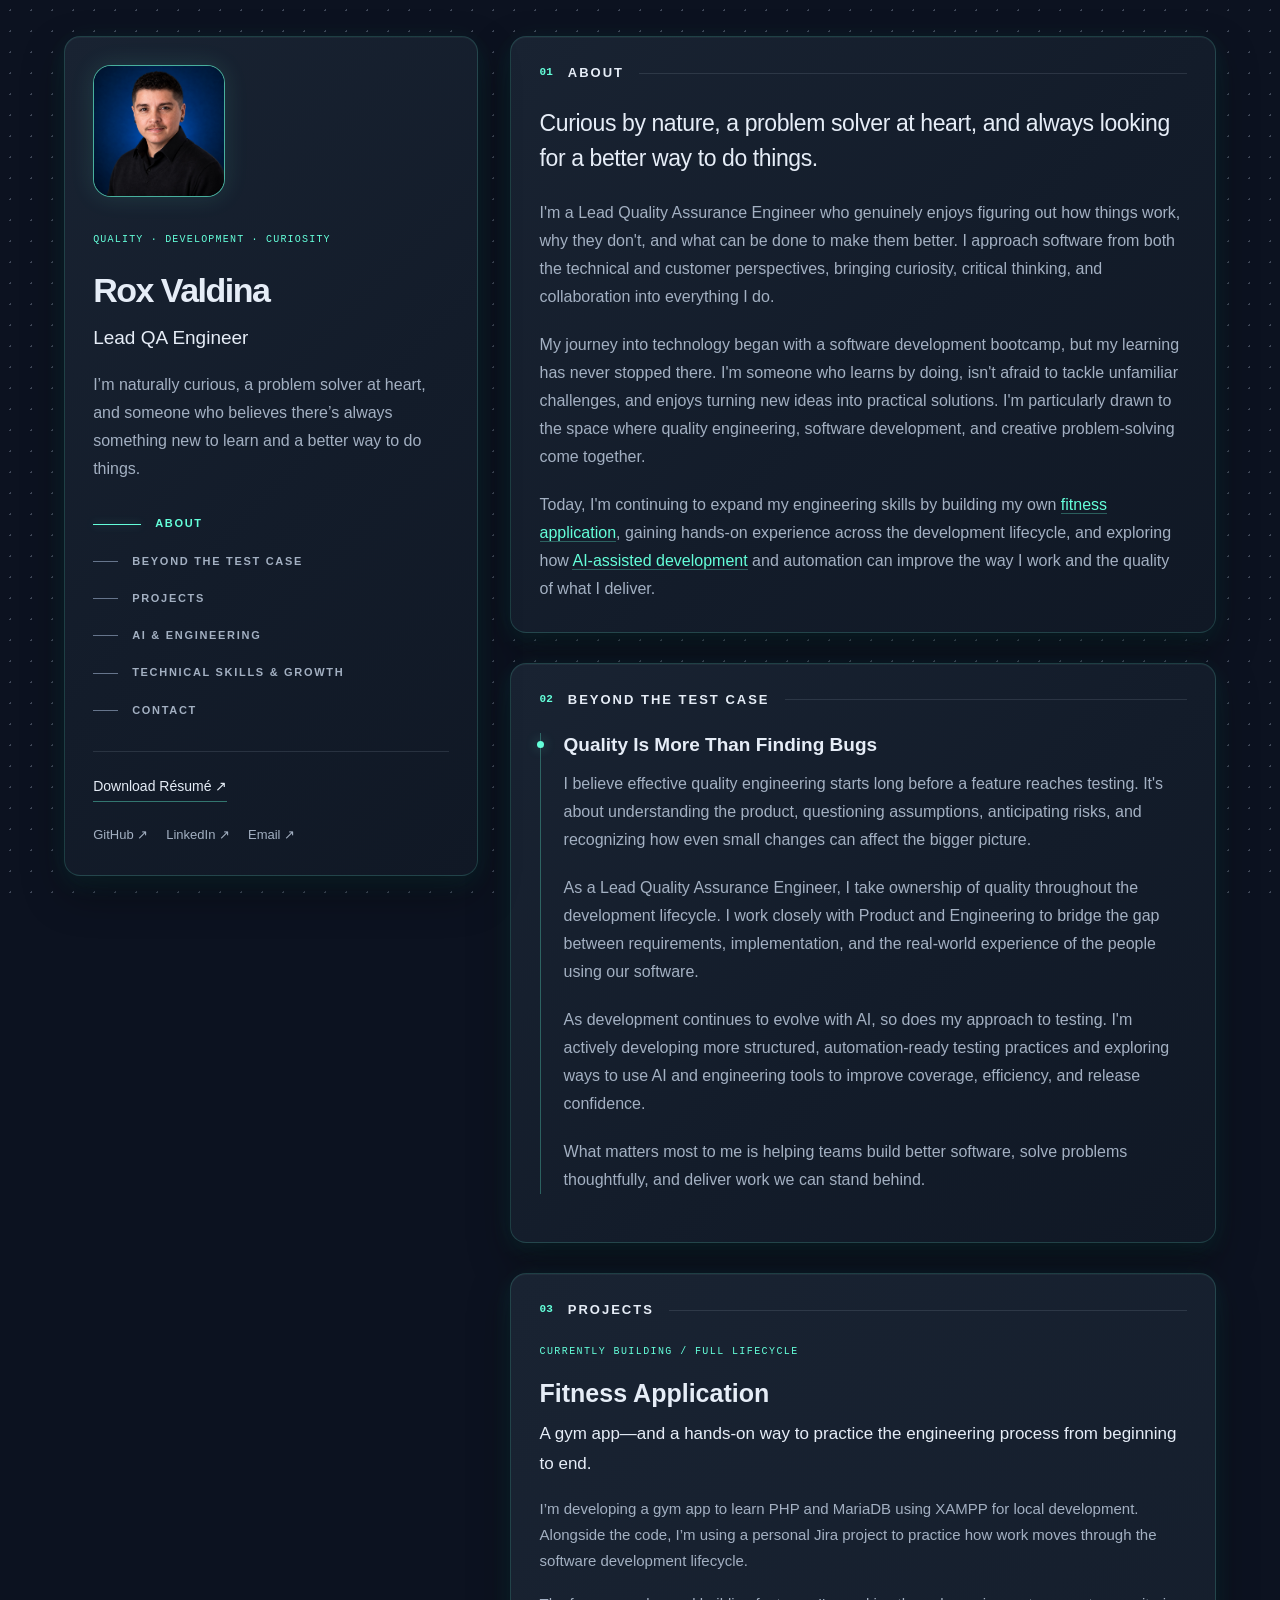
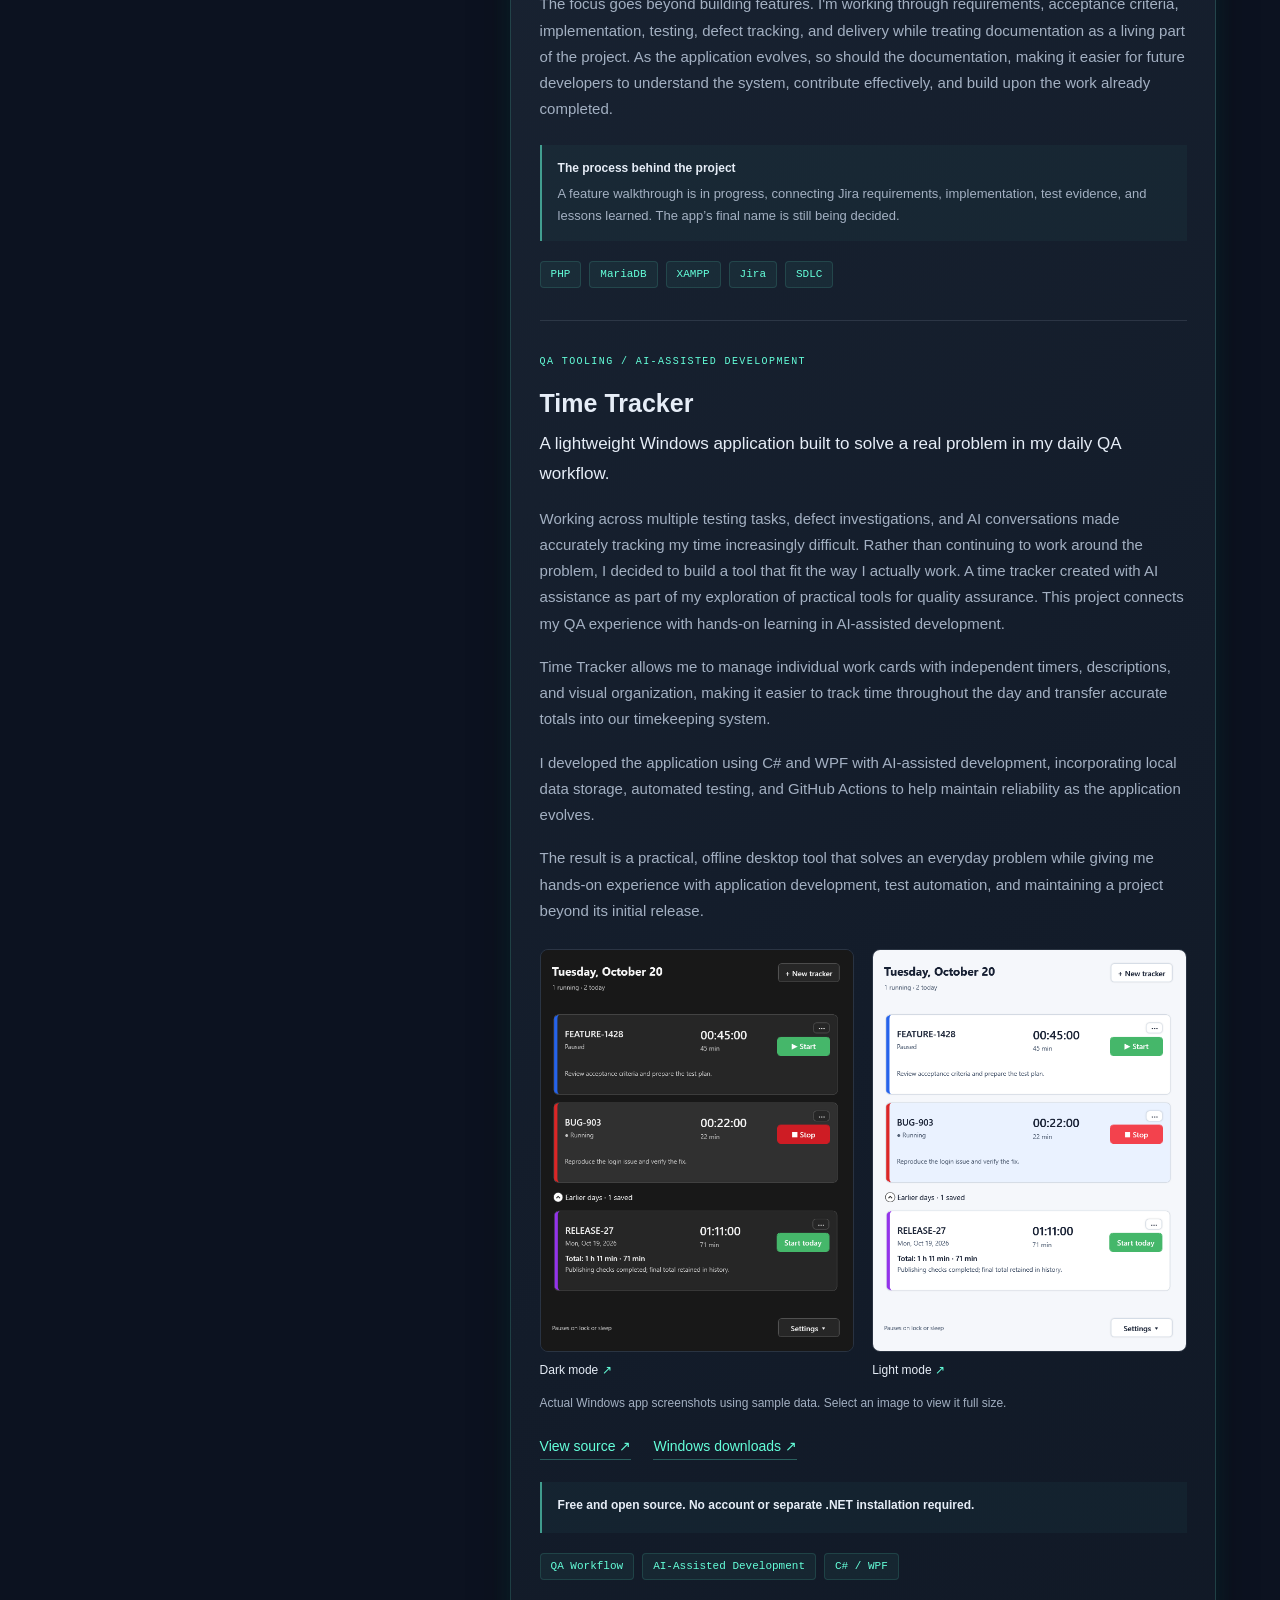
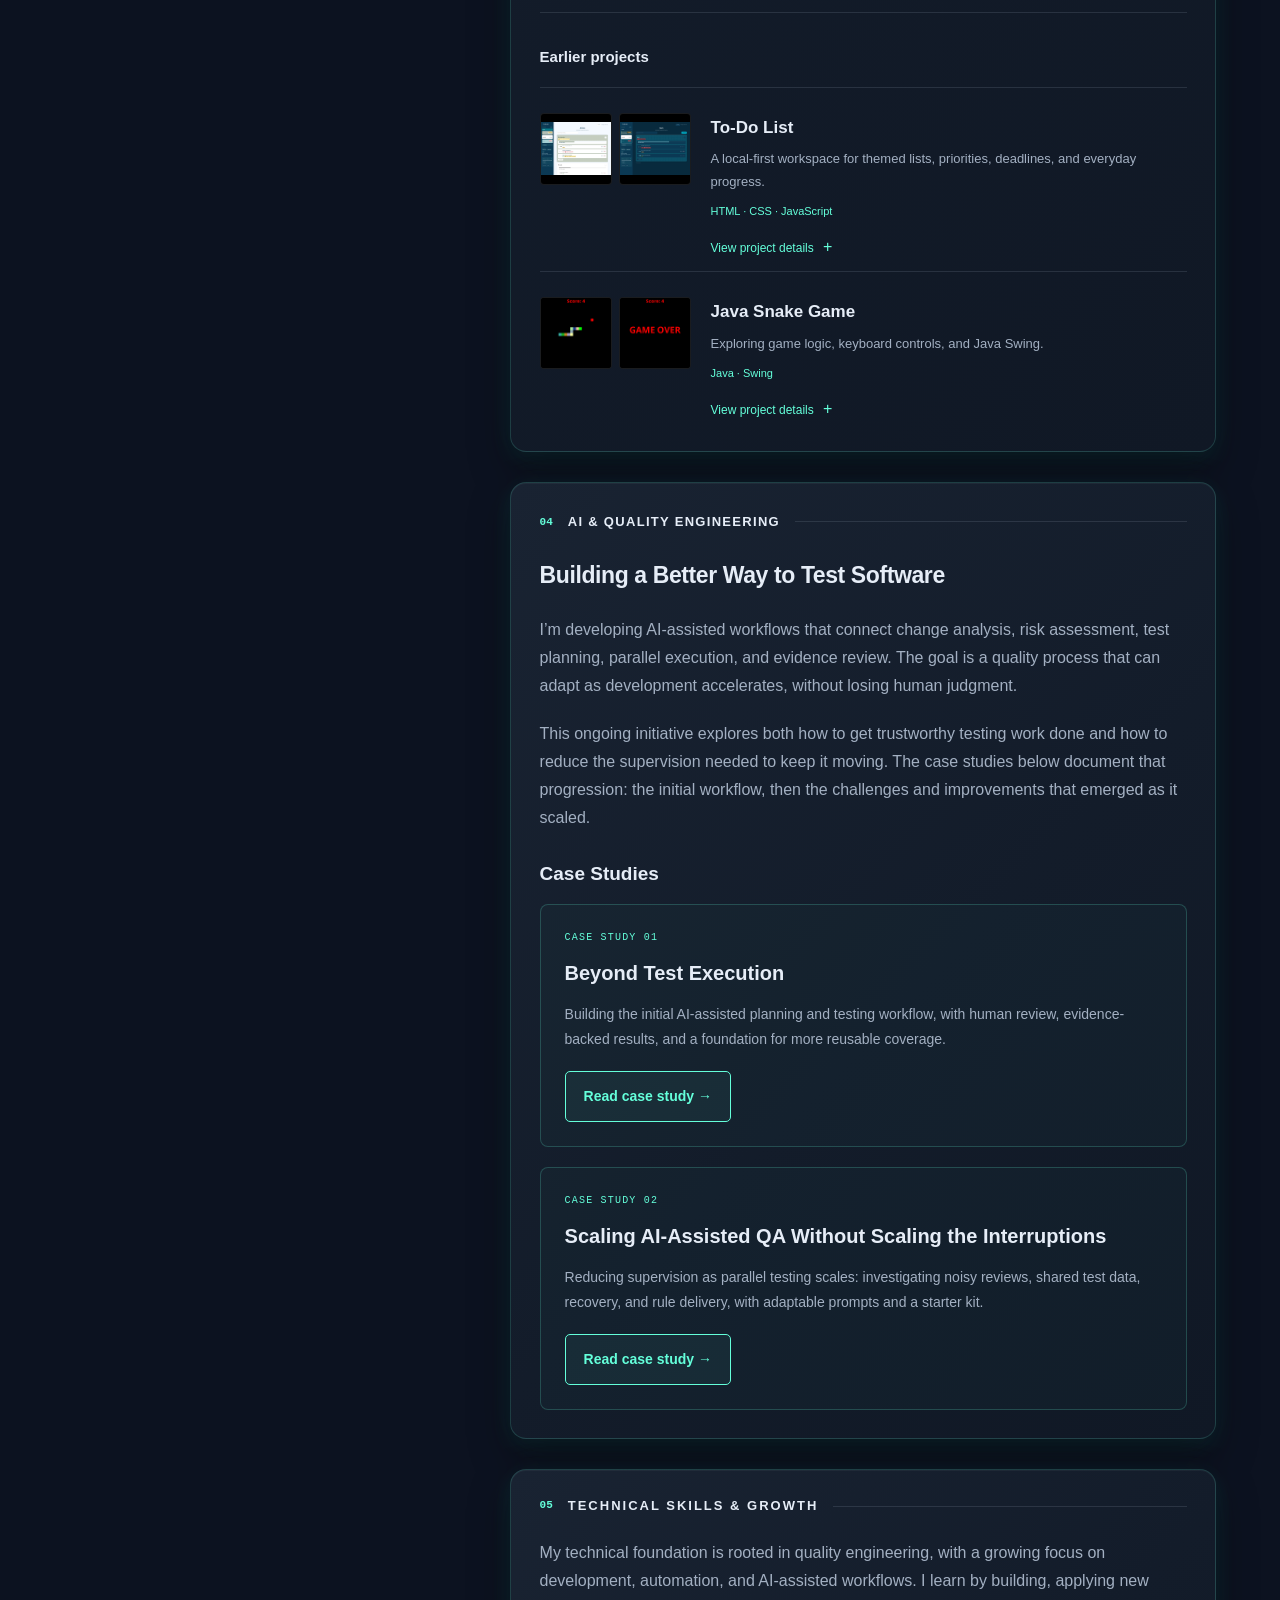
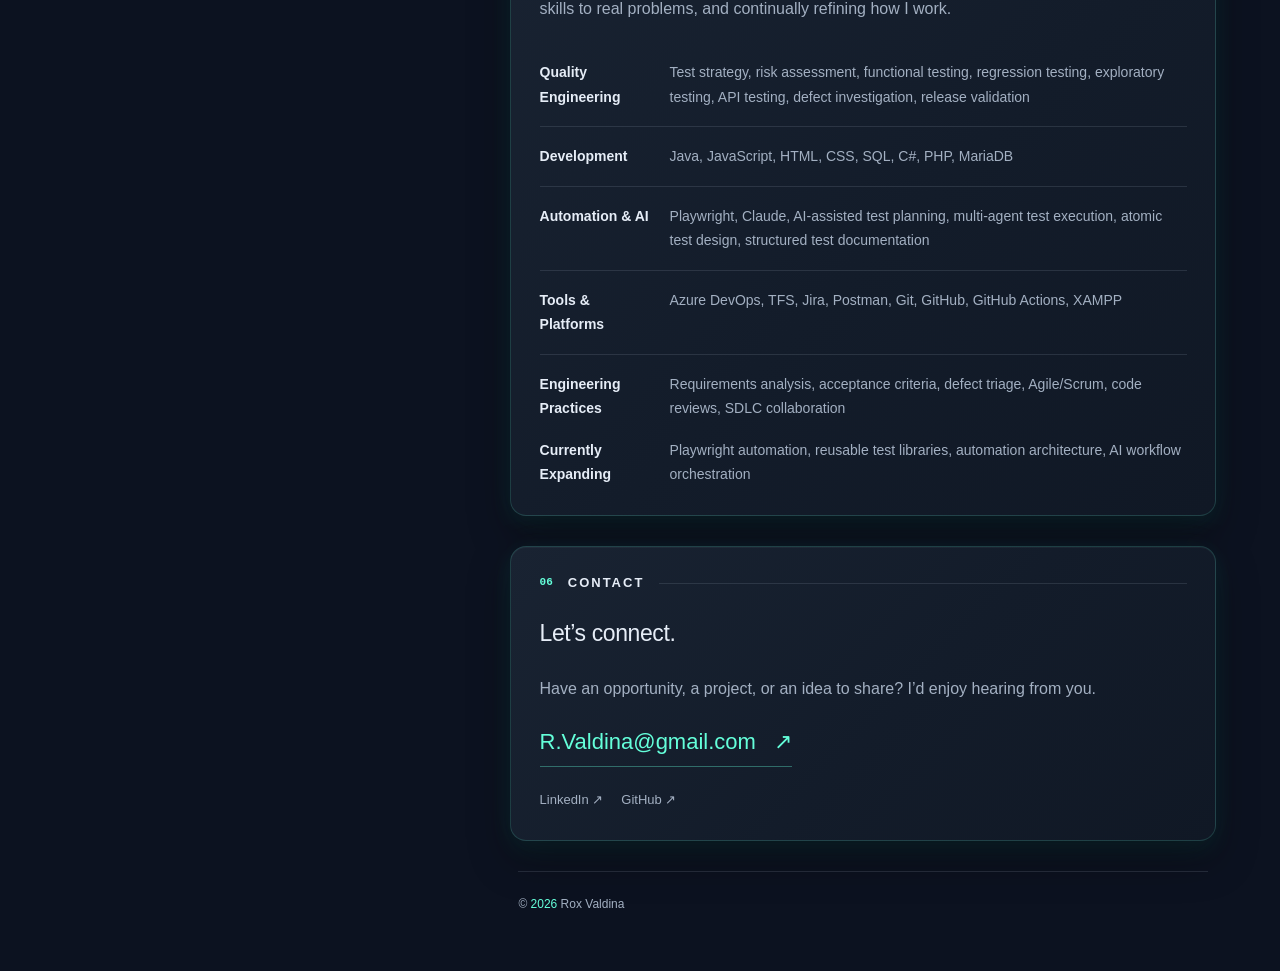
<file: index.html>
<!DOCTYPE html>
<html lang="en">
<head>
  <meta charset="UTF-8">
  <meta name="viewport" content="width=device-width, initial-scale=1">
  <meta name="theme-color" content="#0c1220">
  <meta name="description" content="Rox Valdina, Lead QA Engineer exploring quality engineering, hands-on development, and practical AI-assisted tools.">
  <title>Rox Valdina | Lead QA Engineer</title>
  <link rel="stylesheet" href="main.css">
  <script src="main.js" defer></script>
</head>
<body>
  <a class="skip-link" href="#main">Skip to content</a>
  <div class="spotlight" aria-hidden="true"></div>
  <div class="page">
    <header class="sidebar panel">
      <div class="sidebar-content">
      <img class="portrait" src="img/936717C5-EF6C-48AA-8E15-6AE8B8EF37A0.jpeg" alt="Rox Valdina" width="116" height="116">
      <p class="eyebrow">Quality · Development · Curiosity</p>
      <h1>Rox Valdina</h1>
      <p class="role">Lead QA Engineer</p>
      <p class="summary">I’m naturally curious, a problem solver at heart, and someone who believes there’s always something new to learn and a better way to do things.</p>
      <nav class="navigation" aria-label="Page sections">
        <a href="#about" aria-current="location">About</a>
        <a href="#experience">BEYOND THE TEST CASE</a>
        <a href="#projects">Projects</a>
        <a href="#ai">AI &amp; Engineering</a>
        <a href="#skills">Technical Skills & Growth</a>
        <a href="#contact">Contact</a>
      </nav>
      <div class="sidebar-footer">
        <a class="resume-link" href="Resume/Rox%20Valdina%20Resume.pdf" download>Download Résumé <span aria-hidden="true">↗</span></a>
        <div class="socials">
          <a href="https://github.com/R-Valdina">GitHub ↗</a>
          <a href="https://www.linkedin.com/in/roxanavaldina/">LinkedIn ↗</a>
          <a href="mailto:R.Valdina@gmail.com">Email ↗</a>
        </div>
      </div>
      </div>
    </header>
    <main id="main" tabindex="-1">
      <section class="panel" id="about" aria-labelledby="about-heading">
        <h2 class="section-heading" id="about-heading"><span>01</span> About</h2>
        <p class="lead">Curious by nature, a problem solver at heart, and always looking for a better way to do things.</p>
        <p>I'm a Lead Quality Assurance Engineer who genuinely enjoys figuring out how things work, why they don't, and what can be done to make them better. I approach software from both the technical and customer perspectives, bringing curiosity, critical thinking, and collaboration into everything I do.</p>
        <p>My journey into technology began with a software development bootcamp, but my learning has never stopped there. I'm someone who learns by doing, isn't afraid to tackle unfamiliar challenges, and enjoys turning new ideas into practical solutions. I'm particularly drawn to the space where quality engineering, software development, and creative problem-solving come together.</p>
        <p>Today, I'm continuing to expand my engineering skills by building my own  <a class="inline-link" href="#gym-app">fitness application</a>, gaining hands-on experience across the development lifecycle, and exploring how <a class="inline-link" href="#ai">AI-assisted development</a> and automation can improve the way I work and the quality of what I deliver.</p>
      </section>
      <section class="panel" id="experience" aria-labelledby="experience-heading">
        <h2 class="section-heading" id="experience-heading"><span>02</span> BEYOND THE TEST CASE</h2>
        <div class="experience">
          <h3>Quality Is More Than Finding Bugs</h3>
          <p>I believe effective quality engineering starts long before a feature reaches testing. It's about understanding the product, questioning assumptions, anticipating risks, and recognizing how even small changes can affect the bigger picture.</p>
          <p>As a Lead Quality Assurance Engineer, I take ownership of quality throughout the development lifecycle. I work closely with Product and Engineering to bridge the gap between requirements, implementation, and the real-world experience of the people using our software.</p>
          <p>As development continues to evolve with AI, so does my approach to testing. I'm actively developing more structured, automation-ready testing practices and exploring ways to use AI and engineering tools to improve coverage, efficiency, and release confidence.</p>
          <p>What matters most to me is helping teams build better software, solve problems thoughtfully, and deliver work we can stand behind.</p>
        </div>
      </section>
      <section class="panel" id="projects" aria-labelledby="projects-heading">
        <h2 class="section-heading" id="projects-heading"><span>03</span> Projects</h2>
        <article class="project" id="gym-app">
          <p class="project-label">Currently building / Full lifecycle</p>
          <h3>Fitness Application</h3>
          <p class="project-description">A gym app—and a hands-on way to practice the engineering process from beginning to end.</p>
          <p>I’m developing a gym app to learn PHP and MariaDB using XAMPP for local development. Alongside the code, I’m using a personal Jira project to practice how work moves through the software development lifecycle.</p>
          <p>The focus goes beyond building features. I'm working through requirements, acceptance criteria, implementation, testing, defect tracking, and delivery while treating documentation as a living part of the project. As the application evolves, so should the documentation, making it easier for future developers to understand the system, contribute effectively, and build upon the work already completed.</p>
          <div class="project-note"><strong>The process behind the project</strong>A feature walkthrough is in progress, connecting Jira requirements, implementation, test evidence, and lessons learned. The app’s final name is still being decided.</div>
          <ul class="tags" aria-label="Gym app technologies"><li>PHP</li><li>MariaDB</li><li>XAMPP</li><li>Jira</li><li>SDLC</li></ul>
        </article>
        <article class="project">
          <p class="project-label">QA TOOLING / AI-ASSISTED DEVELOPMENT</p>
          <h3>Time Tracker</h3>
          <p class="project-description">A lightweight Windows application built to solve a real problem in my daily QA workflow.</p>
          <p>Working across multiple testing tasks, defect investigations, and AI conversations made accurately tracking my time increasingly difficult. Rather than continuing to work around the problem, I decided to build a tool that fit the way I actually work. A time tracker created with AI assistance as part of my exploration of practical tools for quality assurance. This project connects my QA experience with hands-on learning in AI-assisted development.</p>
          <p>Time Tracker allows me to manage individual work cards with independent timers, descriptions, and visual organization, making it easier to track time throughout the day and transfer accurate totals into our timekeeping system.</p>
          <p>I developed the application using C# and WPF with AI-assisted development, incorporating local data storage, automated testing, and GitHub Actions to help maintain reliability as the application evolves.</p>
          <p>The result is a practical, offline desktop tool that solves an everyday problem while giving me hands-on experience with application development, test automation, and maintaining a project beyond its initial release.</p>
          <div class="tracker-gallery" aria-label="Time Tracker application screenshots">
            <figure>
              <a href="img/time-tracker-dark.png" aria-label="Open full-size Time Tracker dark mode screenshot">
                <img src="img/time-tracker-dark.png" alt="Time Tracker in dark mode showing a paused feature timer, a running bug timer, and an earlier release entry with saved totals." width="584" height="749" loading="lazy">
              </a>
              <figcaption>Dark mode <span aria-hidden="true">↗</span></figcaption>
            </figure>
            <figure>
              <a href="img/time-tracker-light.png" aria-label="Open full-size Time Tracker light mode screenshot">
                <img src="img/time-tracker-light.png" alt="Time Tracker in light mode showing separate work cards, Start and Stop controls, descriptions, and retained history." width="584" height="749" loading="lazy">
              </a>
              <figcaption>Light mode <span aria-hidden="true">↗</span></figcaption>
            </figure>
          </div>
          <p class="screenshot-caption">Actual Windows app screenshots using sample data. Select an image to view it full size.</p>
          <div class="project-links">
            <a class="inline-link" href="https://github.com/R-Valdina/Ai-Time-Tracker">View source ↗</a>
            <a class="inline-link" href="https://github.com/R-Valdina/Ai-Time-Tracker/releases/latest">Windows downloads ↗</a>
          </div>
          <div class="project-note"><strong>Free and open source. No account or separate .NET installation required.</strong></div>
          <ul class="tags" aria-label="Tracker focus"><li>QA Workflow</li><li>AI-Assisted Development</li><li>C# / WPF </li></ul>
        </article>
        <h3 class="earlier-title">Earlier projects</h3>
        <details class="expandable-project todo-project">
          <summary class="project-summary">
            <span class="project-thumbnails" aria-hidden="true">
              <img src="img/todo-overview-light.png" alt="" width="72" height="72" loading="lazy">
              <img src="img/todo-work-dark.png" alt="" width="72" height="72" loading="lazy">
            </span>
            <span class="project-summary-copy">
              <span class="project-summary-title">To-Do List</span>
              <span class="project-summary-description">A local-first workspace for themed lists, priorities, deadlines, and everyday progress.</span>
              <span class="project-summary-tech">HTML · CSS · JavaScript</span>
              <span class="project-summary-action"><span class="when-closed">View project details</span><span class="when-open">Hide project details</span> <span class="expand-icon" aria-hidden="true">+</span></span>
            </span>
          </summary>
          <div class="project-expanded">
            <p>A browser-based task manager for organizing work, personal plans, and everything in between. The updated app brings customizable lists and practical task-management features together without an account or backend.</p>
            <p>Lists have their own colors, background patterns, and deadlines. Tasks support priorities, due dates, editing, completion, and mouse, touch, or keyboard reordering. Search, progress bars, deadline warnings, and undo for the most recently deleted task help keep the work visible.</p>
            <p>Data saves in the browser’s local storage, with validated JSON import and export for backups. Light and dark themes and a responsive layout support everyday use across screen sizes. Lists do not automatically sync between devices.</p>
            <div class="tracker-gallery" aria-label="To-Do List application screenshots">
              <figure>
                <a href="img/todo-overview-light.png" aria-label="Open full-size To-Do List light mode screenshot"><img src="img/todo-overview-light.png" alt="Light-mode To-Do List workspace with themed lists, task priorities, due-date warnings, and completion progress." width="1440" height="1080" loading="lazy"></a>
                <figcaption>Light-mode workspace <span aria-hidden="true">↗</span></figcaption>
              </figure>
              <figure>
                <a href="img/todo-work-dark.png" aria-label="Open full-size To-Do List dark mode screenshot"><img src="img/todo-work-dark.png" alt="Dark-mode Work list with a grid theme, task priorities, urgent deadlines, and progress tracking." width="1440" height="1080" loading="lazy"></a>
                <figcaption>Dark-mode Work list <span aria-hidden="true">↗</span></figcaption>
              </figure>
            </div>
            <p class="screenshot-caption">Actual app screenshots using disposable example lists and a fixed demo date. Select an image to view it full size.</p>
            <div class="project-links"><a class="inline-link" href="https://github.com/R-Valdina/To-Do-List">View source &amp; run instructions ↗</a></div>
            <ul class="tags" aria-label="To-Do List technologies"><li>HTML</li><li>CSS</li><li>JavaScript</li><li>Local Storage</li></ul>
          </div>
        </details>
        <details class="expandable-project snake-project">
          <summary class="project-summary">
            <span class="project-thumbnails" aria-hidden="true">
              <img src="img/snake-gameplay.png" alt="" width="72" height="72" loading="lazy">
              <img src="img/snake-game-over.png" alt="" width="72" height="72" loading="lazy">
            </span>
            <span class="project-summary-copy">
              <span class="project-summary-title">Java Snake Game</span>
              <span class="project-summary-description">Exploring game logic, keyboard controls, and Java Swing.</span>
              <span class="project-summary-tech">Java · Swing</span>
              <span class="project-summary-action"><span class="when-closed">View project details</span><span class="when-open">Hide project details</span> <span class="expand-icon" aria-hidden="true">+</span></span>
            </span>
          </summary>
          <div class="project-expanded">
          <p>A hands-on Java learning project exploring Swing graphics, keyboard events, timer-driven movement, collision detection, and score tracking.</p>
          <p>Built by following and adapting a tutorial, this project helped me explore switch/case controls and how Java handles colors and GUI rendering.</p>
          <div class="tracker-gallery" aria-label="Snake game captures">
            <figure>
              <a href="img/snake-gameplay.png" aria-label="Open full-size Snake gameplay capture"><img src="img/snake-gameplay.png" alt="Snake gameplay sample with a multicolored snake, red apple, and score of four." width="600" height="600" loading="lazy"></a>
              <figcaption>Gameplay <span aria-hidden="true">↗</span></figcaption>
            </figure>
            <figure>
              <a href="img/snake-game-over.png" aria-label="Open full-size Snake game-over capture"><img src="img/snake-game-over.png" alt="Snake game-over screen displaying the final score of four." width="600" height="600" loading="lazy"></a>
              <figcaption>Game over <span aria-hidden="true">↗</span></figcaption>
            </figure>
          </div>
          <p class="screenshot-caption">Rendered from the Java game’s own graphics code using sample game states. Select an image to view it full size.</p>
          <div class="project-links"><a class="inline-link" href="https://github.com/R-Valdina/Snake">View source &amp; run instructions ↗</a></div>
          <ul class="tags" aria-label="Snake technologies"><li>Java</li><li>Swing</li><li>Event Handling</li><li>Game Logic</li></ul>
          </div>
        </details>
      </section>
      <section class="panel" id="ai" aria-labelledby="ai-heading">
        <h2 class="section-heading" id="ai-heading"><span>04</span> AI &amp; Quality Engineering</h2>
        <h3 class="lead">Building a Better Way to Test Software</h3>
        <p>I’m developing AI-assisted workflows that connect change analysis, risk assessment, test planning, parallel execution, and evidence review. The goal is a quality process that can adapt as development accelerates, without losing human judgment.</p>
        <p>This ongoing initiative explores both how to get trustworthy testing work done and how to reduce the supervision needed to keep it moving. The case studies below document that progression: the initial workflow, then the challenges and improvements that emerged as it scaled.</p>
        <h3 class="case-studies-heading">Case Studies</h3>
        <div class="case-study-list">
          <article class="case-study-card" aria-labelledby="case-study-01-title">
            <p class="eyebrow">Case Study 01</p>
            <h4 id="case-study-01-title">Beyond Test Execution</h4>
            <p>Building the initial AI-assisted planning and testing workflow, with human review, evidence-backed results, and a foundation for more reusable coverage.</p>
            <a class="case-study-button" href="case-studies/ai-assisted-qa/" aria-labelledby="case-study-01-action case-study-01-title"><span id="case-study-01-action">Read case study <span aria-hidden="true">→</span></span></a>
          </article>
          <article class="case-study-card" aria-labelledby="case-study-02-title">
            <p class="eyebrow">Case Study 02</p>
            <h4 id="case-study-02-title">Scaling AI-Assisted QA Without Scaling the Interruptions</h4>
            <p>Reducing supervision as parallel testing scales: investigating noisy reviews, shared test data, recovery, and rule delivery, with adaptable prompts and a starter kit.</p>
            <a class="case-study-button" href="case-studies/scaling-ai-assisted-qa/" aria-labelledby="case-study-02-action case-study-02-title"><span id="case-study-02-action">Read case study <span aria-hidden="true">→</span></span></a>
          </article>
        </div>
      </section>
      <section class="panel" id="skills" aria-labelledby="skills-heading">
        <h2 class="section-heading" id="skills-heading"><span>05</span> Technical Skills & Growth</h2>
        <p>My technical foundation is rooted in quality engineering, with a growing focus on development, automation, and AI-assisted workflows. I learn by building, applying new skills to real problems, and continually refining how I work.</p>
        <dl class="skills-list">
          <div class="skill-row"><dt>Quality Engineering</dt><dd>Test strategy, risk assessment, functional testing, regression testing, exploratory testing, API testing, defect investigation, release validation</dd></div>
          <div class="skill-row"><dt>Development</dt><dd>Java, JavaScript, HTML, CSS, SQL, C#, PHP, MariaDB</dd></div>
          <div class="skill-row"><dt>Automation & AI</dt><dd>Playwright, Claude, AI-assisted test planning, multi-agent test execution, atomic test design, structured test documentation</dd></div>
          <div class="skill-row"><dt>Tools & Platforms</dt><dd>Azure DevOps, TFS, Jira, Postman, Git, GitHub, GitHub Actions, XAMPP</dd></div>
          <div class="skill-row"><dt>Engineering Practices</dt><dd>Requirements analysis, acceptance criteria, defect triage, Agile/Scrum, code reviews, SDLC collaboration</dd></div>
        </dl>
        <div class="skill-row"><dt>Currently Expanding</dt><dd>Playwright automation, reusable test libraries, automation architecture, AI workflow orchestration</dd></div>
      </section>
      <section class="panel" id="contact" aria-labelledby="contact-heading">
        <h2 class="section-heading" id="contact-heading"><span>06</span> Contact</h2>
        <p class="lead">Let’s connect.</p>
        <p>Have an opportunity, a project, or an idea to share? I’d enjoy hearing from you.</p>
        <a class="contact-link" href="mailto:R.Valdina@gmail.com">R.Valdina@gmail.com <span aria-hidden="true">↗</span></a>
        <div class="socials"><a href="https://www.linkedin.com/in/roxanavaldina/">LinkedIn ↗</a><a href="https://github.com/R-Valdina">GitHub ↗</a></div>
      </section>
      <footer class="footer"><p>© <span id="year">2026</span> Rox Valdina</p></footer>
    </main>
  </div>
</body>
</html>
</file>
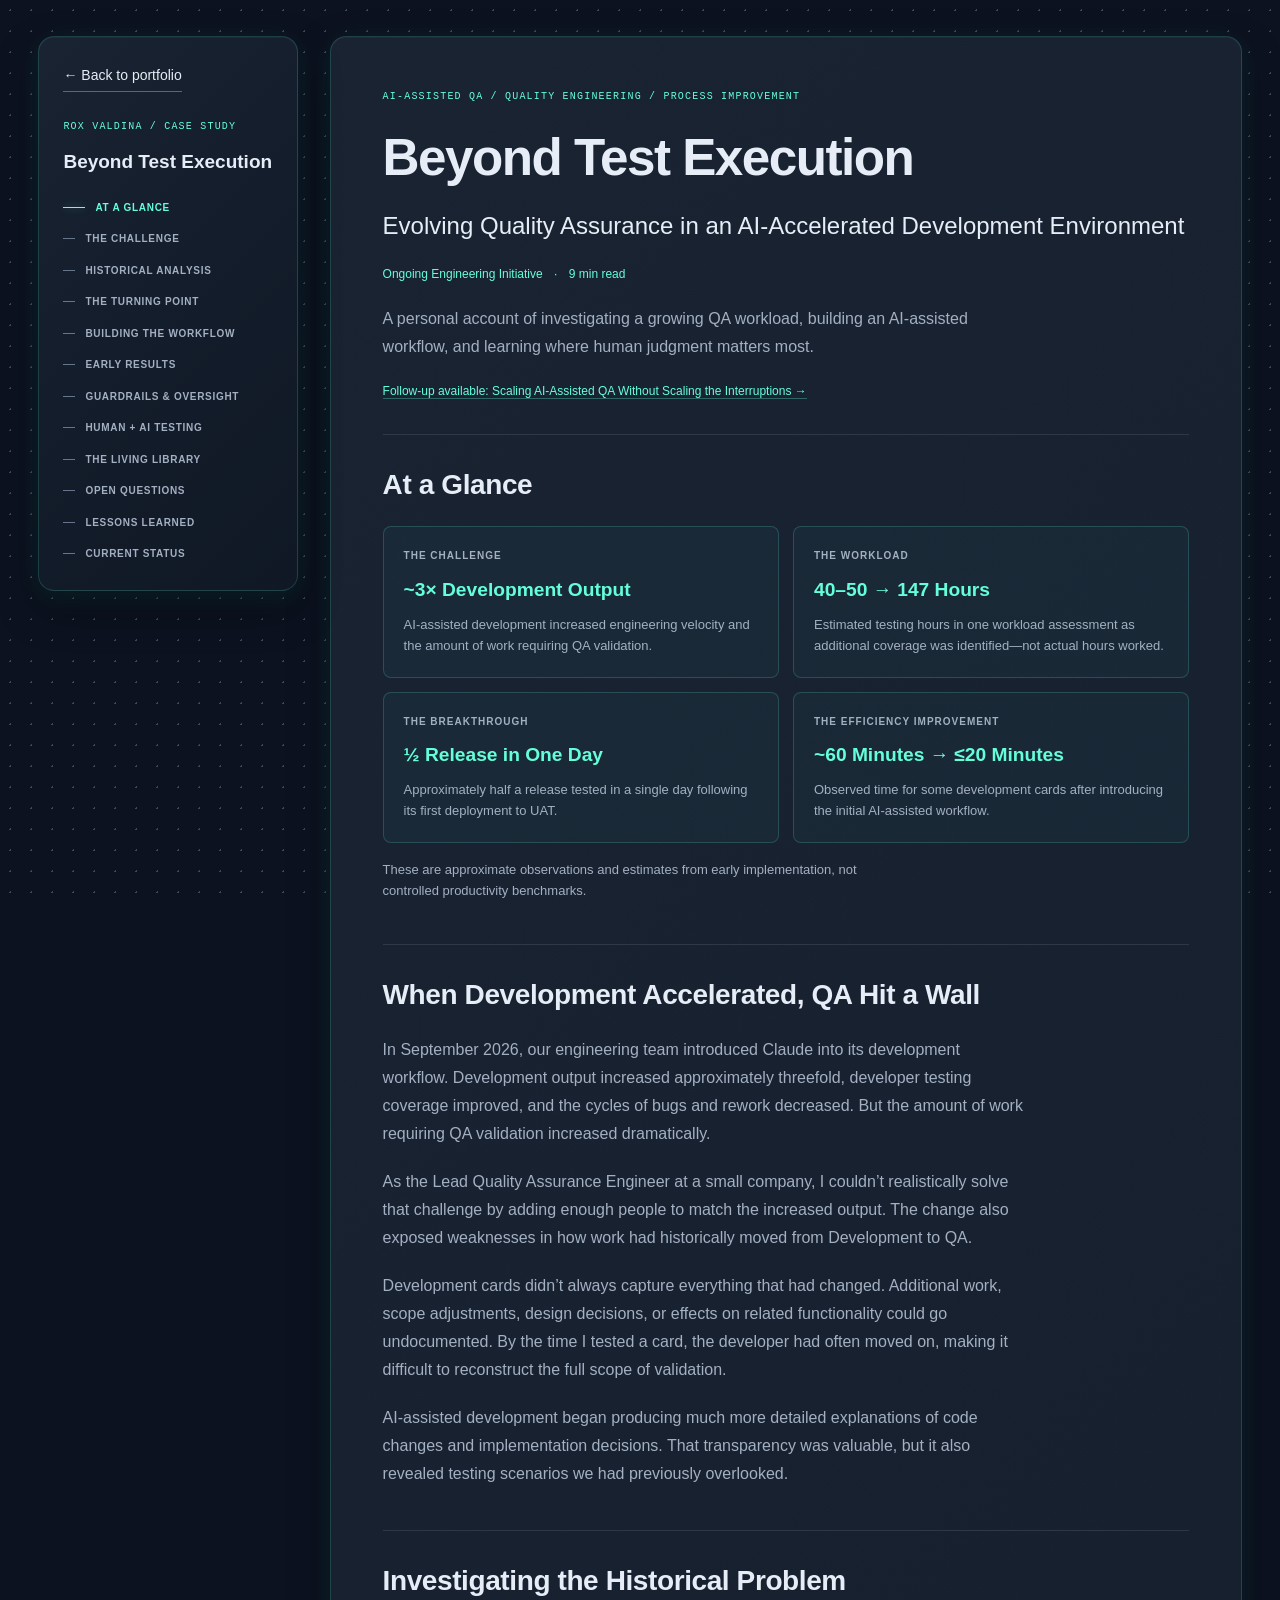
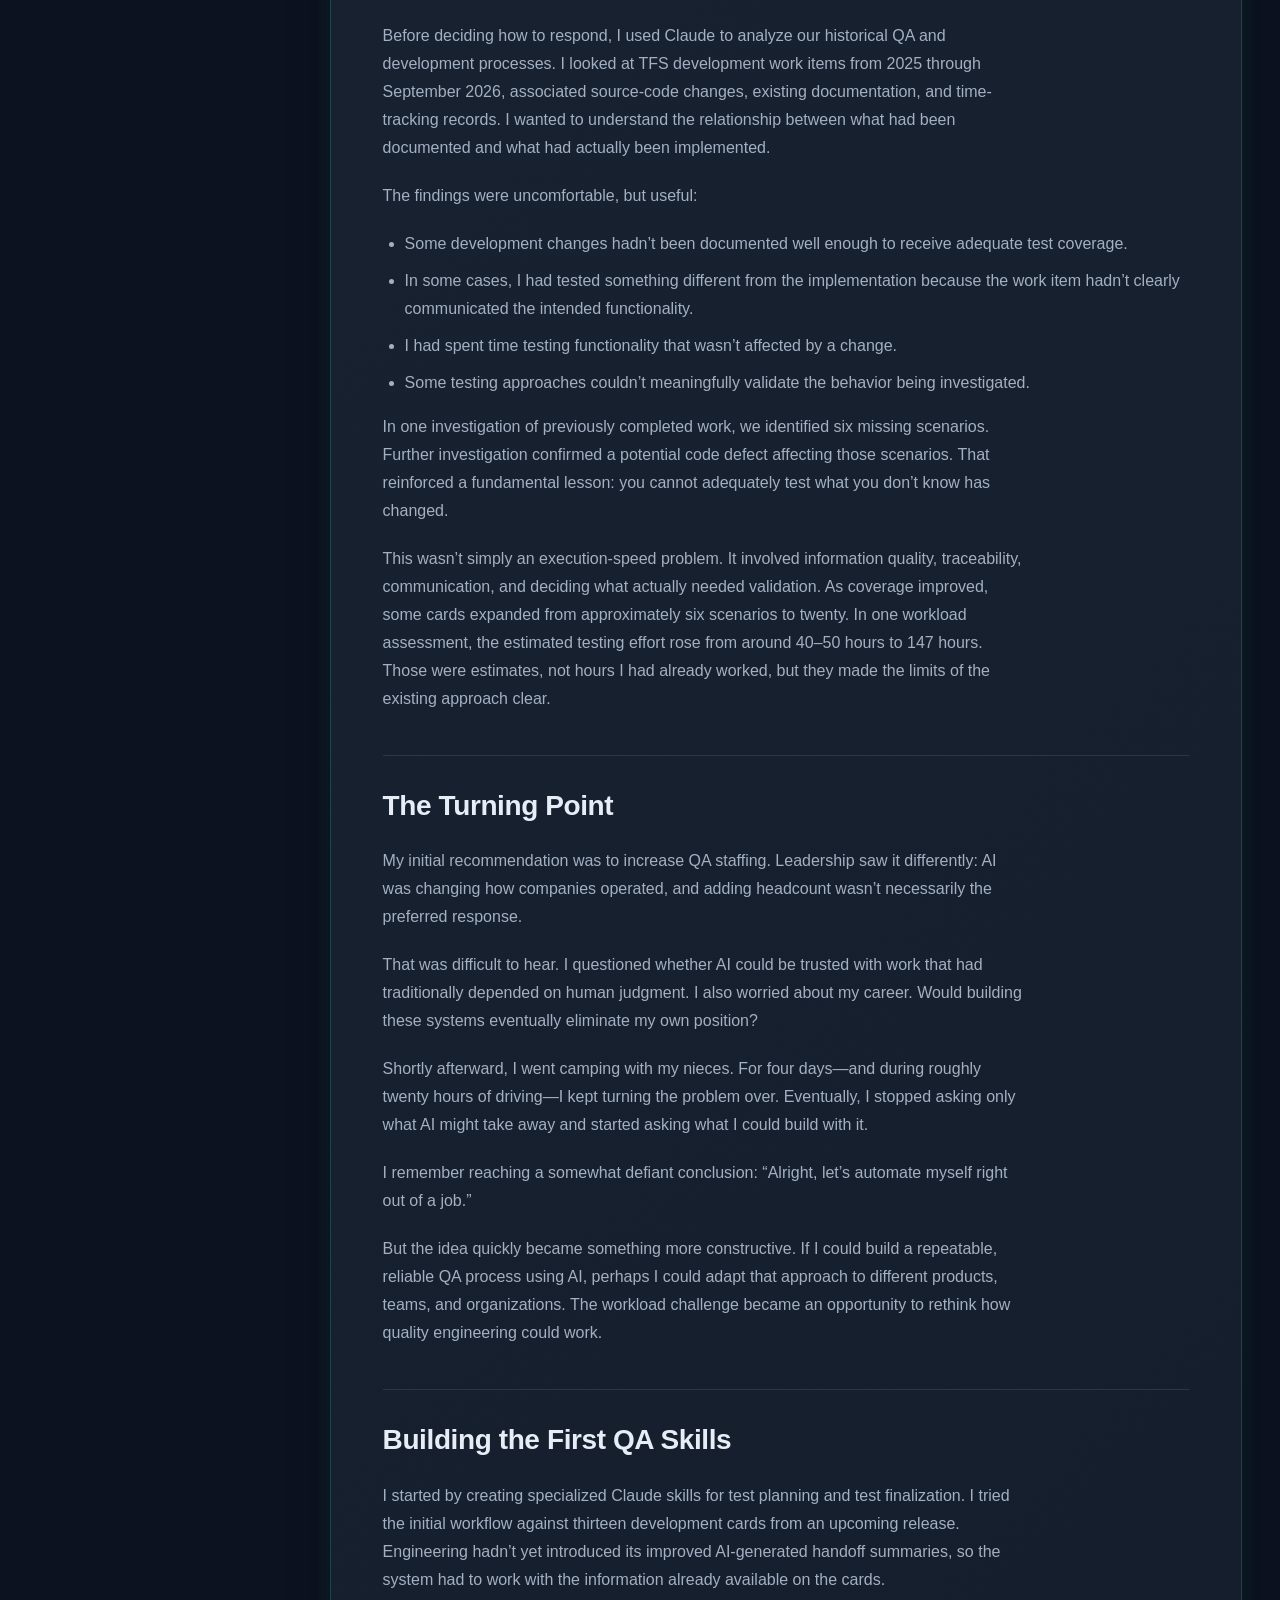
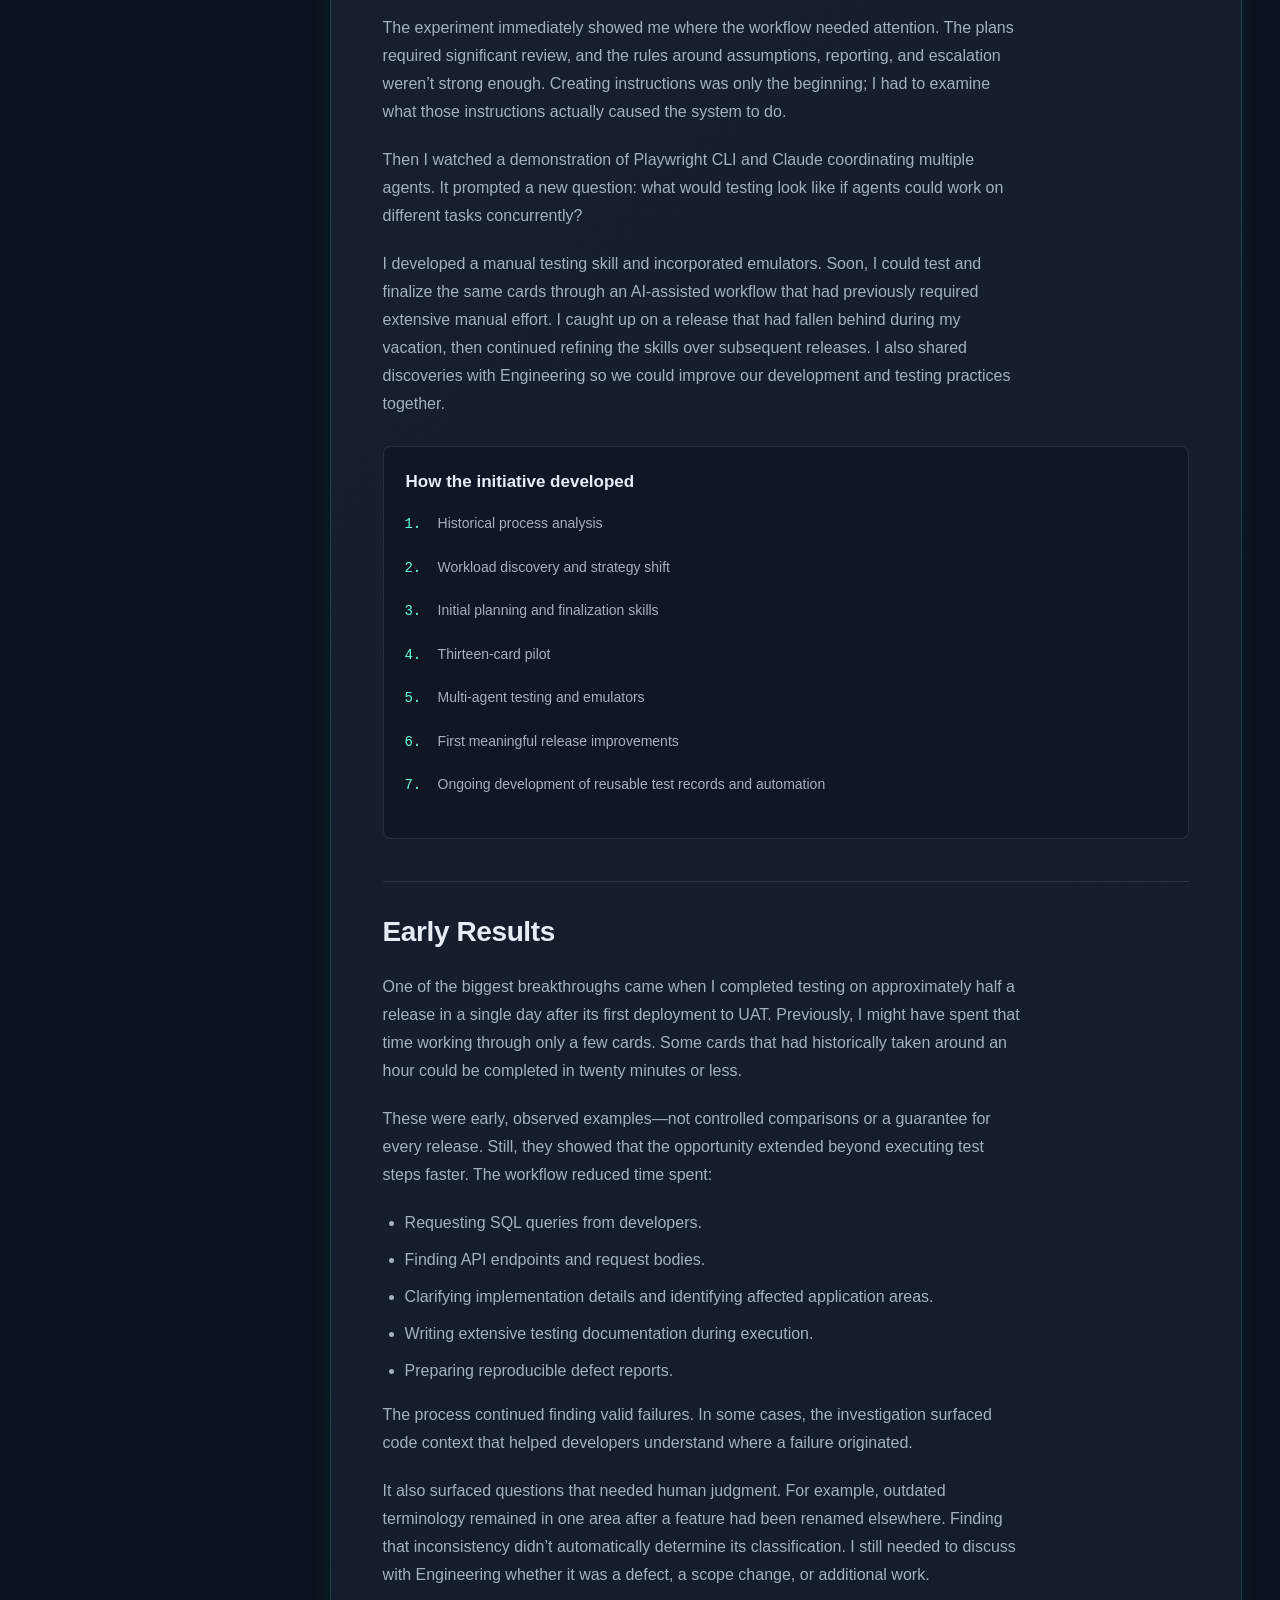
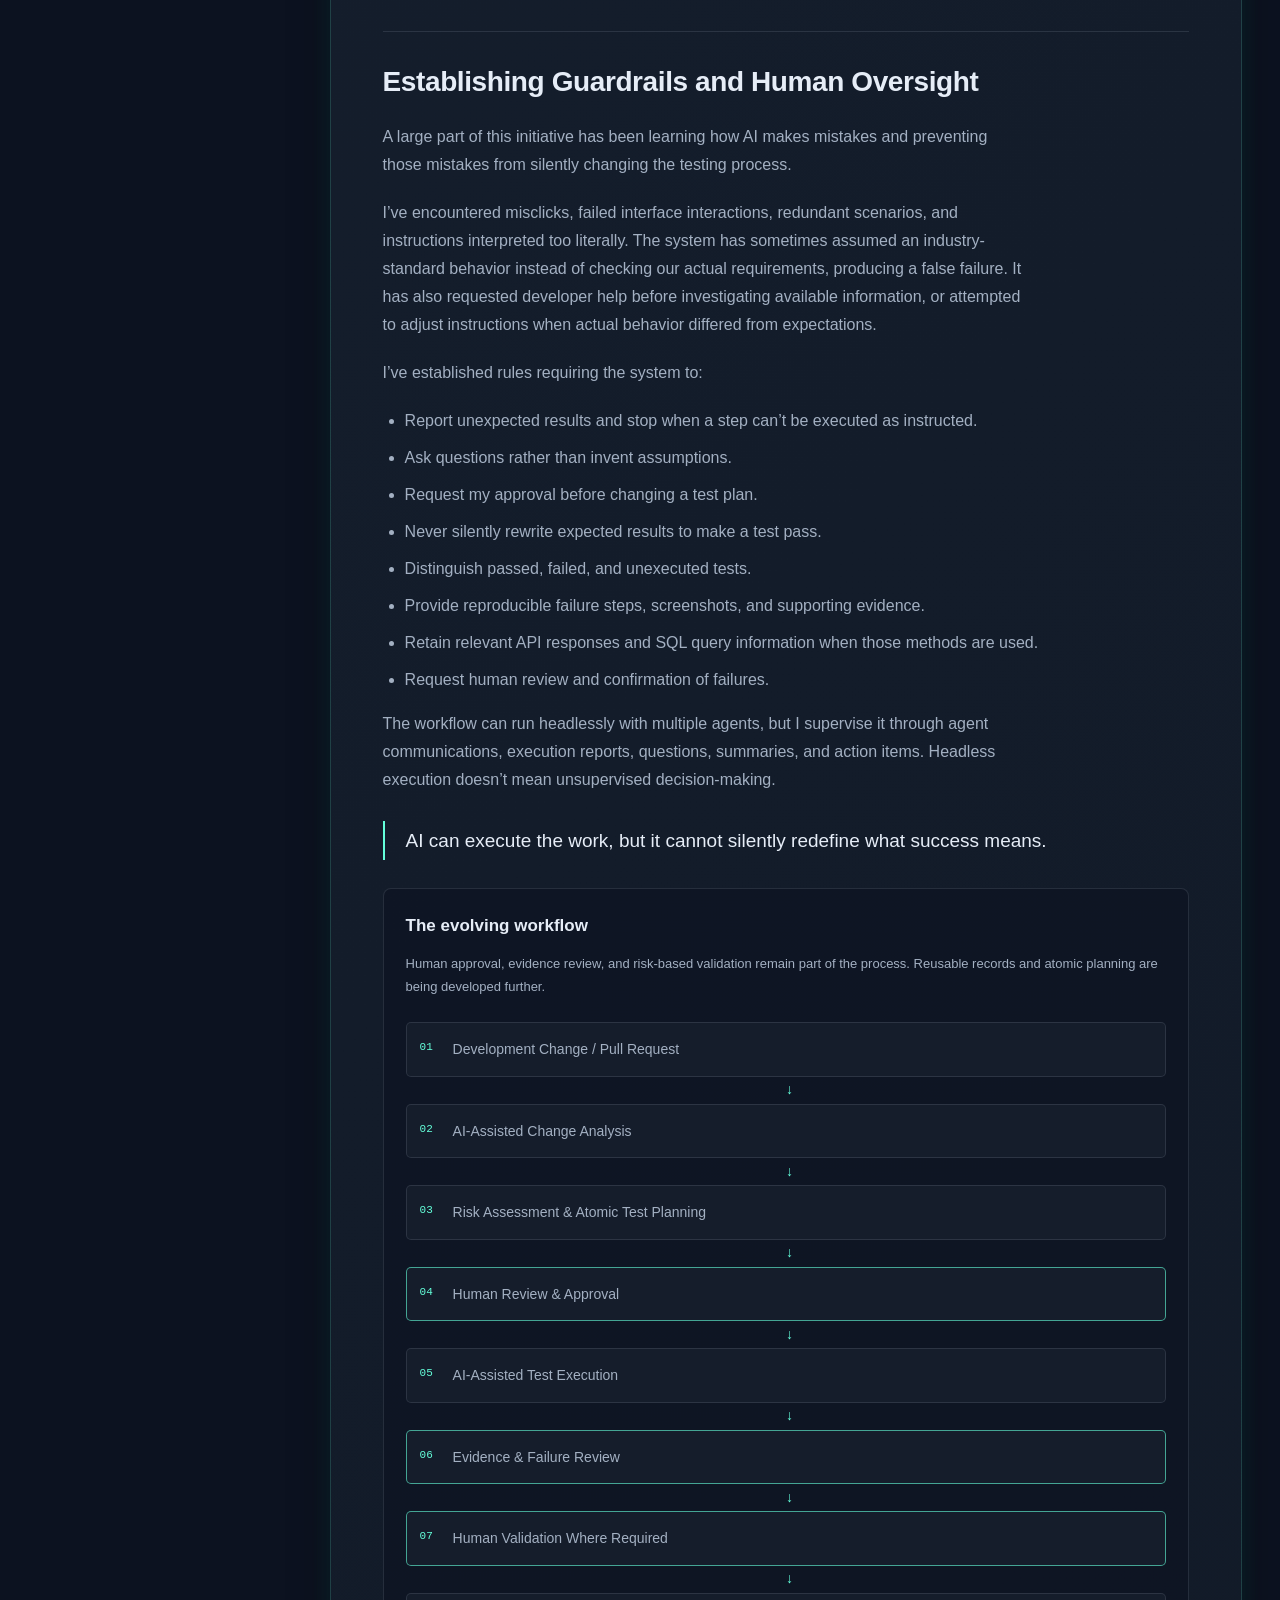
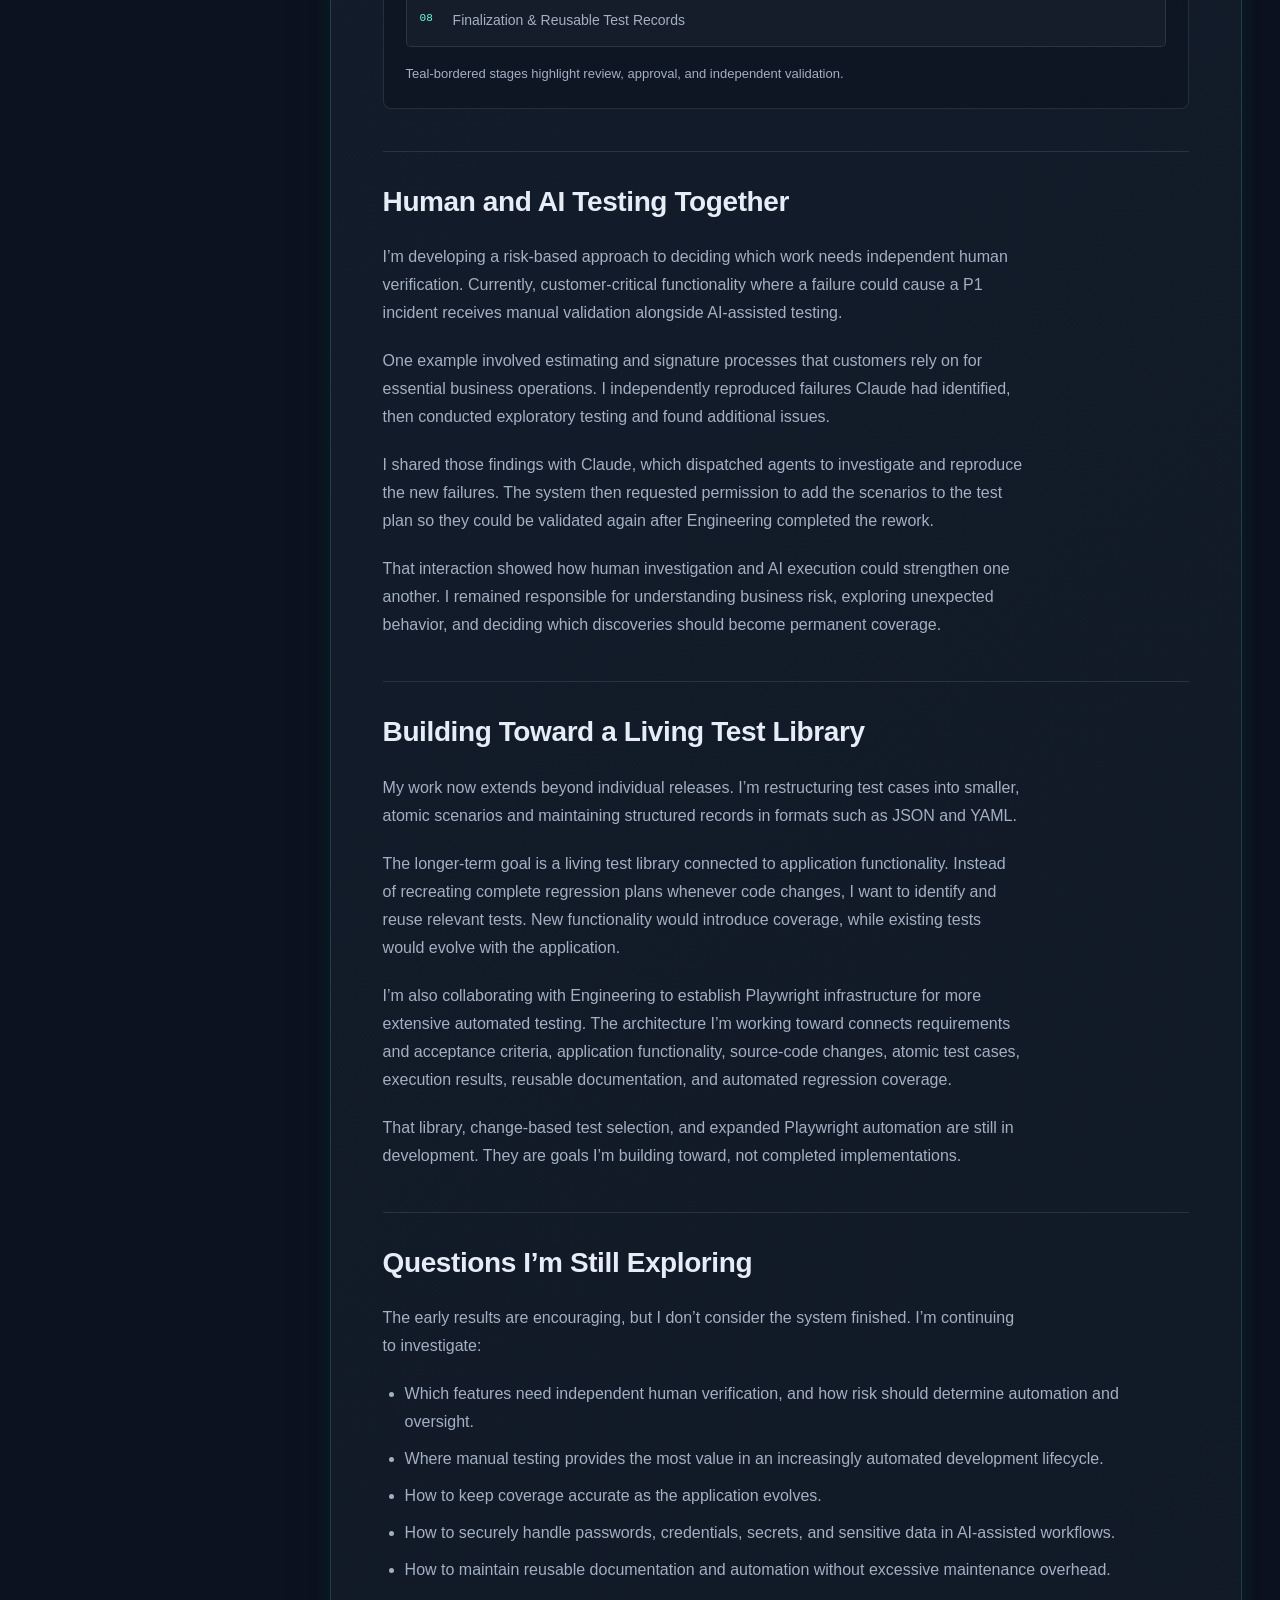
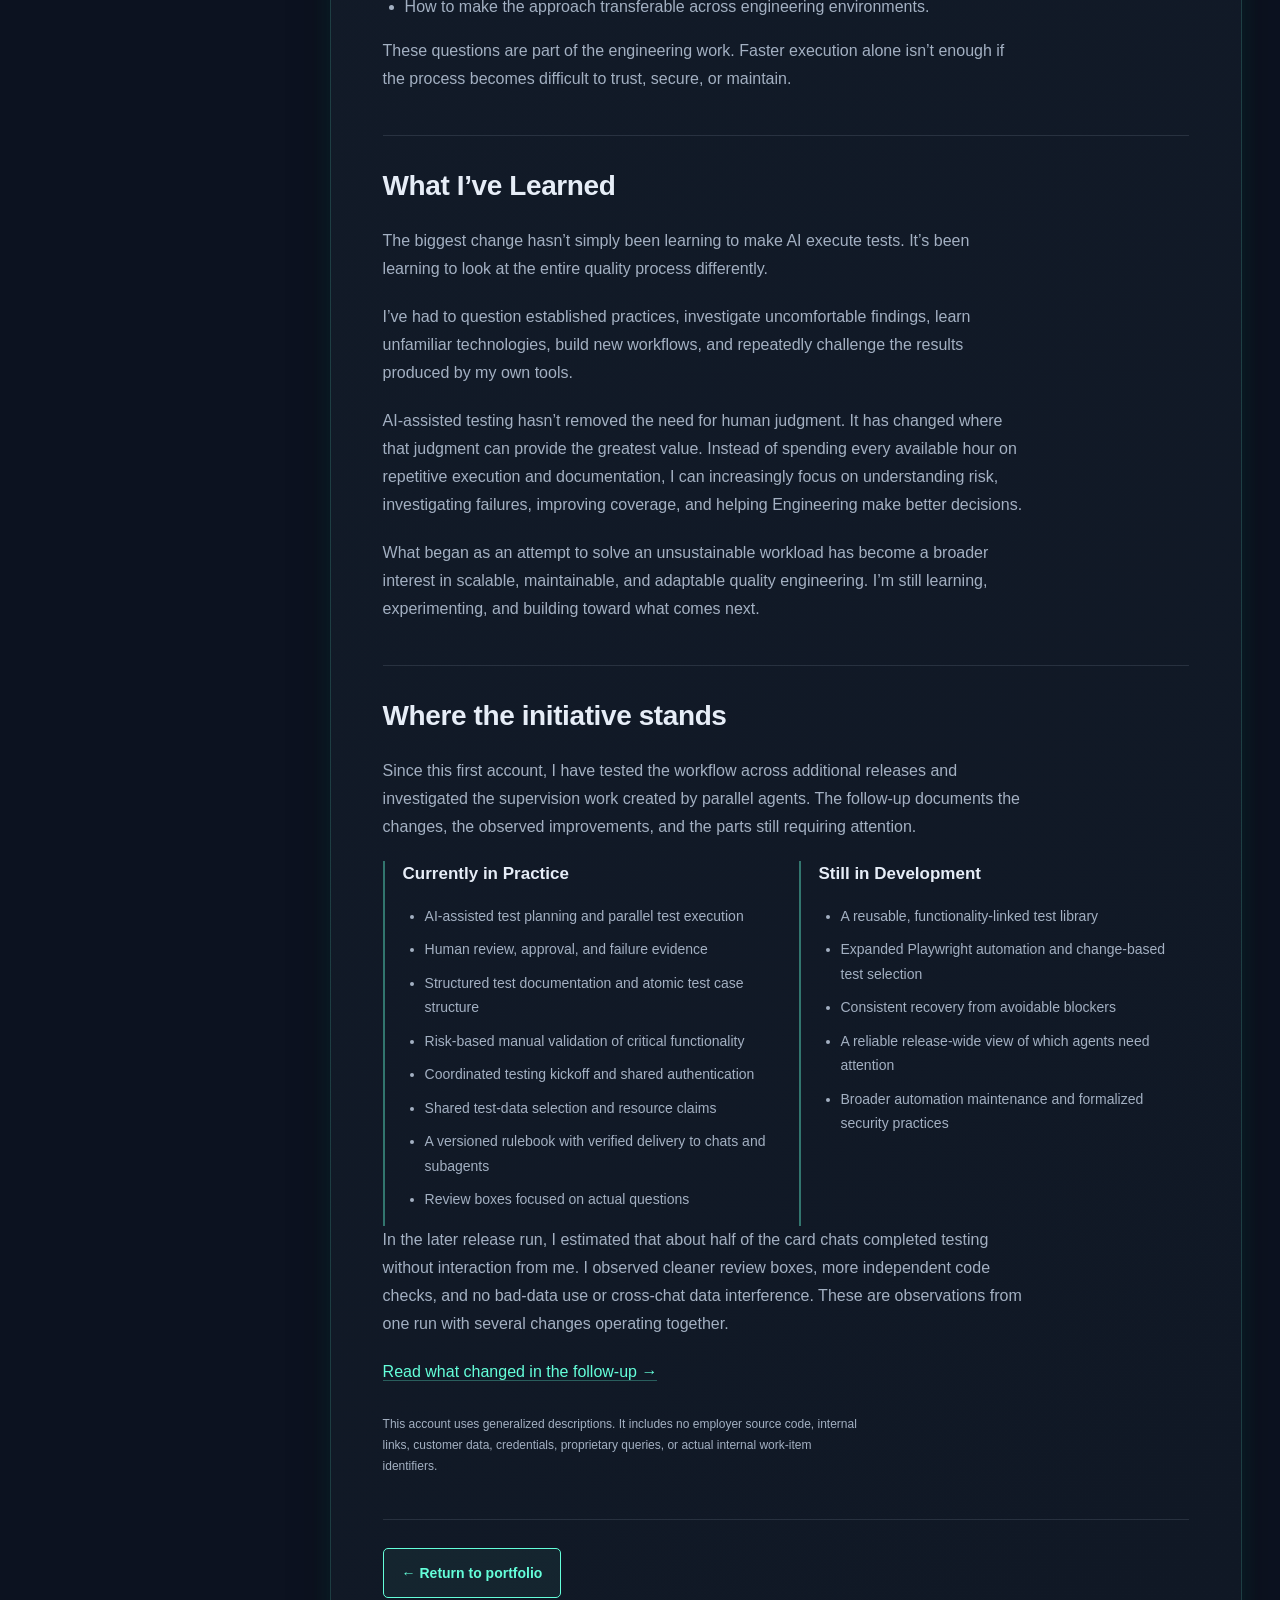
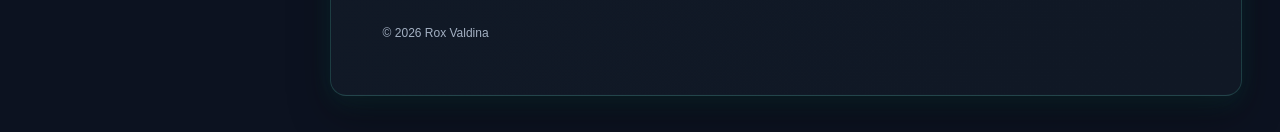
<file: case-studies/ai-assisted-qa/index.html>
<!DOCTYPE html>
<html lang="en">
<head>
<meta charset="UTF-8">
<meta name="viewport" content="width=device-width, initial-scale=1">
<meta name="theme-color" content="#0c1220">
<title>Beyond Test Execution | Rox Valdina</title>
<meta name="description" content="How I’m evolving QA through AI-assisted test planning, multi-agent execution, and human oversight in an AI-accelerated development environment.">
<meta property="og:type" content="article">
<meta property="og:title" content="Beyond Test Execution | Rox Valdina">
<meta property="og:description" content="An ongoing quality engineering initiative: the workload challenge, early results, and human judgment behind AI-assisted QA.">
<meta name="twitter:card" content="summary">
<link rel="stylesheet" href="../../main.css">
<script src="../../main.js" defer></script>
</head>
<body class="case-study-page">
<a class="skip-link" href="#main">Skip to case study</a>
<div class="spotlight" aria-hidden="true"></div>
<div class="page study-page">
<aside class="sidebar panel study-sidebar" aria-label="Case study navigation"><div class="sidebar-content">
<a class="resume-link" href="../../#ai">← Back to portfolio</a>
<p class="eyebrow study-byline">Rox Valdina / Case Study</p>
<p class="study-sidebar-title">Beyond Test Execution</p>
<nav class="navigation" aria-label="On this page"><a href="#at-a-glance" aria-current="location">At a glance</a><a href="#development-accelerated">The challenge</a><a href="#historical-analysis">Historical analysis</a><a href="#turning-point">The turning point</a><a href="#first-skills">Building the workflow</a><a href="#early-results">Early results</a><a href="#human-oversight">Guardrails &amp; oversight</a><a href="#human-and-ai">Human + AI testing</a><a href="#living-library">The living library</a><a href="#open-questions">Open questions</a><a href="#lessons">Lessons learned</a><a href="#current-status">Current status</a></nav>
</div></aside>
<main id="main" tabindex="-1">
<article class="panel study-article" aria-labelledby="study-title">
<header class="study-header">
<p class="eyebrow">AI-Assisted QA / Quality Engineering / Process Improvement</p>
<h1 id="study-title">Beyond Test Execution</h1>
<p class="study-subtitle">Evolving Quality Assurance in an AI-Accelerated Development Environment</p>
<p class="study-meta">Ongoing Engineering Initiative <span aria-hidden="true">·</span> 9 min read</p>
<p>A personal account of investigating a growing QA workload, building an AI-assisted workflow, and learning where human judgment matters most.</p>
<p class="followup-note"><a class="inline-link" href="../scaling-ai-assisted-qa/">Follow-up available: Scaling AI-Assisted QA Without Scaling the Interruptions →</a></p>
</header>
<section class="study-glance" id="at-a-glance" aria-labelledby="glance-heading"><h2 id="glance-heading">At a Glance</h2><div class="qa-metrics">
  <div class="qa-metric"><h4>The Challenge</h4><p class="metric-value">~3× Development Output</p><p>AI-assisted development increased engineering velocity and the amount of work requiring QA validation.</p></div>
  <div class="qa-metric"><h4>The Workload</h4><p class="metric-value">40–50 → 147 Hours</p><p>Estimated testing hours in one workload assessment as additional coverage was identified—not actual hours worked.</p></div>
  <div class="qa-metric"><h4>The Breakthrough</h4><p class="metric-value">½ Release in One Day</p><p>Approximately half a release tested in a single day following its first deployment to UAT.</p></div>
  <div class="qa-metric"><h4>The Efficiency Improvement</h4><p class="metric-value">~60 Minutes → ≤20 Minutes</p><p>Observed time for some development cards after introducing the initial AI-assisted workflow.</p></div>
</div>
<p class="metrics-context">These are approximate observations and estimates from early implementation, not controlled productivity benchmarks.</p></section>
<section id="development-accelerated" aria-labelledby="development-accelerated-heading"><h2 id="development-accelerated-heading">When Development Accelerated, QA Hit a Wall</h2>
<p>In September 2026, our engineering team introduced Claude into its development workflow. Development output increased approximately threefold, developer testing coverage improved, and the cycles of bugs and rework decreased. But the amount of work requiring QA validation increased dramatically.</p>
<p>As the Lead Quality Assurance Engineer at a small company, I couldn’t realistically solve that challenge by adding enough people to match the increased output. The change also exposed weaknesses in how work had historically moved from Development to QA.</p>
<p>Development cards didn’t always capture everything that had changed. Additional work, scope adjustments, design decisions, or effects on related functionality could go undocumented. By the time I tested a card, the developer had often moved on, making it difficult to reconstruct the full scope of validation.</p>
<p>AI-assisted development began producing much more detailed explanations of code changes and implementation decisions. That transparency was valuable, but it also revealed testing scenarios we had previously overlooked.</p></section>
<section id="historical-analysis" aria-labelledby="historical-analysis-heading"><h2 id="historical-analysis-heading">Investigating the Historical Problem</h2>
<p>Before deciding how to respond, I used Claude to analyze our historical QA and development processes. I looked at TFS development work items from 2025 through September 2026, associated source-code changes, existing documentation, and time-tracking records. I wanted to understand the relationship between what had been documented and what had actually been implemented.</p>
<p>The findings were uncomfortable, but useful:</p>
<ul><li>Some development changes hadn’t been documented well enough to receive adequate test coverage.</li><li>In some cases, I had tested something different from the implementation because the work item hadn’t clearly communicated the intended functionality.</li><li>I had spent time testing functionality that wasn’t affected by a change.</li><li>Some testing approaches couldn’t meaningfully validate the behavior being investigated.</li></ul>
<p>In one investigation of previously completed work, we identified six missing scenarios. Further investigation confirmed a potential code defect affecting those scenarios. That reinforced a fundamental lesson: you cannot adequately test what you don’t know has changed.</p>
<p>This wasn’t simply an execution-speed problem. It involved information quality, traceability, communication, and deciding what actually needed validation. As coverage improved, some cards expanded from approximately six scenarios to twenty. In one workload assessment, the estimated testing effort rose from around 40–50 hours to 147 hours. Those were estimates, not hours I had already worked, but they made the limits of the existing approach clear.</p></section>
<section id="turning-point" aria-labelledby="turning-point-heading"><h2 id="turning-point-heading">The Turning Point</h2>
<p>My initial recommendation was to increase QA staffing. Leadership saw it differently: AI was changing how companies operated, and adding headcount wasn’t necessarily the preferred response.</p>
<p>That was difficult to hear. I questioned whether AI could be trusted with work that had traditionally depended on human judgment. I also worried about my career. Would building these systems eventually eliminate my own position?</p>
<p>Shortly afterward, I went camping with my nieces. For four days—and during roughly twenty hours of driving—I kept turning the problem over. Eventually, I stopped asking only what AI might take away and started asking what I could build with it.</p>
<p>I remember reaching a somewhat defiant conclusion: “Alright, let’s automate myself right out of a job.”</p>
<p>But the idea quickly became something more constructive. If I could build a repeatable, reliable QA process using AI, perhaps I could adapt that approach to different products, teams, and organizations. The workload challenge became an opportunity to rethink how quality engineering could work.</p></section>
<section id="first-skills" aria-labelledby="first-skills-heading"><h2 id="first-skills-heading">Building the First QA Skills</h2>
<p>I started by creating specialized Claude skills for test planning and test finalization. I tried the initial workflow against thirteen development cards from an upcoming release. Engineering hadn’t yet introduced its improved AI-generated handoff summaries, so the system had to work with the information already available on the cards.</p>
<p>The experiment immediately showed me where the workflow needed attention. The plans required significant review, and the rules around assumptions, reporting, and escalation weren’t strong enough. Creating instructions was only the beginning; I had to examine what those instructions actually caused the system to do.</p>
<p>Then I watched a demonstration of Playwright CLI and Claude coordinating multiple agents. It prompted a new question: what would testing look like if agents could work on different tasks concurrently?</p>
<p>I developed a manual testing skill and incorporated emulators. Soon, I could test and finalize the same cards through an AI-assisted workflow that had previously required extensive manual effort. I caught up on a release that had fallen behind during my vacation, then continued refining the skills over subsequent releases. I also shared discoveries with Engineering so we could improve our development and testing practices together.</p><aside class="study-inset" aria-labelledby="timeline-heading"><h3 id="timeline-heading">How the initiative developed</h3><ol class="study-timeline"><li>Historical process analysis</li><li>Workload discovery and strategy shift</li><li>Initial planning and finalization skills</li><li>Thirteen-card pilot</li><li>Multi-agent testing and emulators</li><li>First meaningful release improvements</li><li>Ongoing development of reusable test records and automation</li></ol></aside></section>
<section id="early-results" aria-labelledby="early-results-heading"><h2 id="early-results-heading">Early Results</h2>
<p>One of the biggest breakthroughs came when I completed testing on approximately half a release in a single day after its first deployment to UAT. Previously, I might have spent that time working through only a few cards. Some cards that had historically taken around an hour could be completed in twenty minutes or less.</p>
<p>These were early, observed examples—not controlled comparisons or a guarantee for every release. Still, they showed that the opportunity extended beyond executing test steps faster. The workflow reduced time spent:</p>
<ul><li>Requesting SQL queries from developers.</li><li>Finding API endpoints and request bodies.</li><li>Clarifying implementation details and identifying affected application areas.</li><li>Writing extensive testing documentation during execution.</li><li>Preparing reproducible defect reports.</li></ul>
<p>The process continued finding valid failures. In some cases, the investigation surfaced code context that helped developers understand where a failure originated.</p>
<p>It also surfaced questions that needed human judgment. For example, outdated terminology remained in one area after a feature had been renamed elsewhere. Finding that inconsistency didn’t automatically determine its classification. I still needed to discuss with Engineering whether it was a defect, a scope change, or additional work.</p></section>
<section id="human-oversight" aria-labelledby="human-oversight-heading"><h2 id="human-oversight-heading">Establishing Guardrails and Human Oversight</h2>
<p>A large part of this initiative has been learning how AI makes mistakes and preventing those mistakes from silently changing the testing process.</p>
<p>I’ve encountered misclicks, failed interface interactions, redundant scenarios, and instructions interpreted too literally. The system has sometimes assumed an industry-standard behavior instead of checking our actual requirements, producing a false failure. It has also requested developer help before investigating available information, or attempted to adjust instructions when actual behavior differed from expectations.</p>
<p>I’ve established rules requiring the system to:</p>
<ul><li>Report unexpected results and stop when a step can’t be executed as instructed.</li><li>Ask questions rather than invent assumptions.</li><li>Request my approval before changing a test plan.</li><li>Never silently rewrite expected results to make a test pass.</li><li>Distinguish passed, failed, and unexecuted tests.</li><li>Provide reproducible failure steps, screenshots, and supporting evidence.</li><li>Retain relevant API responses and SQL query information when those methods are used.</li><li>Request human review and confirmation of failures.</li></ul>
<p>The workflow can run headlessly with multiple agents, but I supervise it through agent communications, execution reports, questions, summaries, and action items. Headless execution doesn’t mean unsupervised decision-making.</p><blockquote class="statement">AI can execute the work, but it cannot silently redefine what success means.</blockquote>
  <figure class="study-inset workflow-figure"><figcaption id="workflow-title">The evolving workflow</figcaption><p>Human approval, evidence review, and risk-based validation remain part of the process. Reusable records and atomic planning are being developed further.</p><ol class="qa-workflow" aria-labelledby="workflow-title"><li>Development Change / Pull Request</li><li>AI-Assisted Change Analysis</li><li>Risk Assessment &amp; Atomic Test Planning</li><li class="human-step">Human Review &amp; Approval</li><li>AI-Assisted Test Execution</li><li class="human-step">Evidence &amp; Failure Review</li><li class="human-step">Human Validation Where Required</li><li>Finalization &amp; Reusable Test Records</li></ol><p class="workflow-note">Teal-bordered stages highlight review, approval, and independent validation.</p></figure></section>
<section id="human-and-ai" aria-labelledby="human-and-ai-heading"><h2 id="human-and-ai-heading">Human and AI Testing Together</h2>
<p>I’m developing a risk-based approach to deciding which work needs independent human verification. Currently, customer-critical functionality where a failure could cause a P1 incident receives manual validation alongside AI-assisted testing.</p>
<p>One example involved estimating and signature processes that customers rely on for essential business operations. I independently reproduced failures Claude had identified, then conducted exploratory testing and found additional issues.</p>
<p>I shared those findings with Claude, which dispatched agents to investigate and reproduce the new failures. The system then requested permission to add the scenarios to the test plan so they could be validated again after Engineering completed the rework.</p>
<p>That interaction showed how human investigation and AI execution could strengthen one another. I remained responsible for understanding business risk, exploring unexpected behavior, and deciding which discoveries should become permanent coverage.</p></section>
<section id="living-library" aria-labelledby="living-library-heading"><h2 id="living-library-heading">Building Toward a Living Test Library</h2>
<p>My work now extends beyond individual releases. I’m restructuring test cases into smaller, atomic scenarios and maintaining structured records in formats such as JSON and YAML.</p>
<p>The longer-term goal is a living test library connected to application functionality. Instead of recreating complete regression plans whenever code changes, I want to identify and reuse relevant tests. New functionality would introduce coverage, while existing tests would evolve with the application.</p>
<p>I’m also collaborating with Engineering to establish Playwright infrastructure for more extensive automated testing. The architecture I’m working toward connects requirements and acceptance criteria, application functionality, source-code changes, atomic test cases, execution results, reusable documentation, and automated regression coverage.</p>
<p>That library, change-based test selection, and expanded Playwright automation are still in development. They are goals I’m building toward, not completed implementations.</p></section>
<section id="open-questions" aria-labelledby="open-questions-heading"><h2 id="open-questions-heading">Questions I’m Still Exploring</h2>
<p>The early results are encouraging, but I don’t consider the system finished. I’m continuing to investigate:</p>
<ul><li>Which features need independent human verification, and how risk should determine automation and oversight.</li><li>Where manual testing provides the most value in an increasingly automated development lifecycle.</li><li>How to keep coverage accurate as the application evolves.</li><li>How to securely handle passwords, credentials, secrets, and sensitive data in AI-assisted workflows.</li><li>How to maintain reusable documentation and automation without excessive maintenance overhead.</li><li>How to make the approach transferable across engineering environments.</li></ul>
<p>These questions are part of the engineering work. Faster execution alone isn’t enough if the process becomes difficult to trust, secure, or maintain.</p></section>
<section id="lessons" aria-labelledby="lessons-heading"><h2 id="lessons-heading">What I’ve Learned</h2>
<p>The biggest change hasn’t simply been learning to make AI execute tests. It’s been learning to look at the entire quality process differently.</p>
<p>I’ve had to question established practices, investigate uncomfortable findings, learn unfamiliar technologies, build new workflows, and repeatedly challenge the results produced by my own tools.</p>
<p>AI-assisted testing hasn’t removed the need for human judgment. It has changed where that judgment can provide the greatest value. Instead of spending every available hour on repetitive execution and documentation, I can increasingly focus on understanding risk, investigating failures, improving coverage, and helping Engineering make better decisions.</p>
<p>What began as an attempt to solve an unsustainable workload has become a broader interest in scalable, maintainable, and adaptable quality engineering. I’m still learning, experimenting, and building toward what comes next.</p></section>
<section id="current-status" aria-labelledby="status-heading"><h2 id="status-heading">Where the initiative stands</h2><p>Since this first account, I have tested the workflow across additional releases and investigated the supervision work created by parallel agents. The follow-up documents the changes, the observed improvements, and the parts still requiring attention.</p><div class="status-grid"><div><h3>Currently in Practice</h3><ul><li>AI-assisted test planning and parallel test execution</li><li>Human review, approval, and failure evidence</li><li>Structured test documentation and atomic test case structure</li><li>Risk-based manual validation of critical functionality</li><li>Coordinated testing kickoff and shared authentication</li><li>Shared test-data selection and resource claims</li><li>A versioned rulebook with verified delivery to chats and subagents</li><li>Review boxes focused on actual questions</li></ul></div><div><h3>Still in Development</h3><ul><li>A reusable, functionality-linked test library</li><li>Expanded Playwright automation and change-based test selection</li><li>Consistent recovery from avoidable blockers</li><li>A reliable release-wide view of which agents need attention</li><li>Broader automation maintenance and formalized security practices</li></ul></div></div><p>In the later release run, I estimated that about half of the card chats completed testing without interaction from me. I observed cleaner review boxes, more independent code checks, and no bad-data use or cross-chat data interference. These are observations from one run with several changes operating together.</p><a class="inline-link" href="../scaling-ai-assisted-qa/">Read what changed in the follow-up →</a><p class="study-disclosure">This account uses generalized descriptions. It includes no employer source code, internal links, customer data, credentials, proprietary queries, or actual internal work-item identifiers.</p></section>
<footer class="study-end"><a class="case-study-button" href="../../#ai">← Return to portfolio</a><p>© <span id="year">2026</span> Rox Valdina</p></footer>
</article>
</main>
</div>
</body>
</html>
</file>
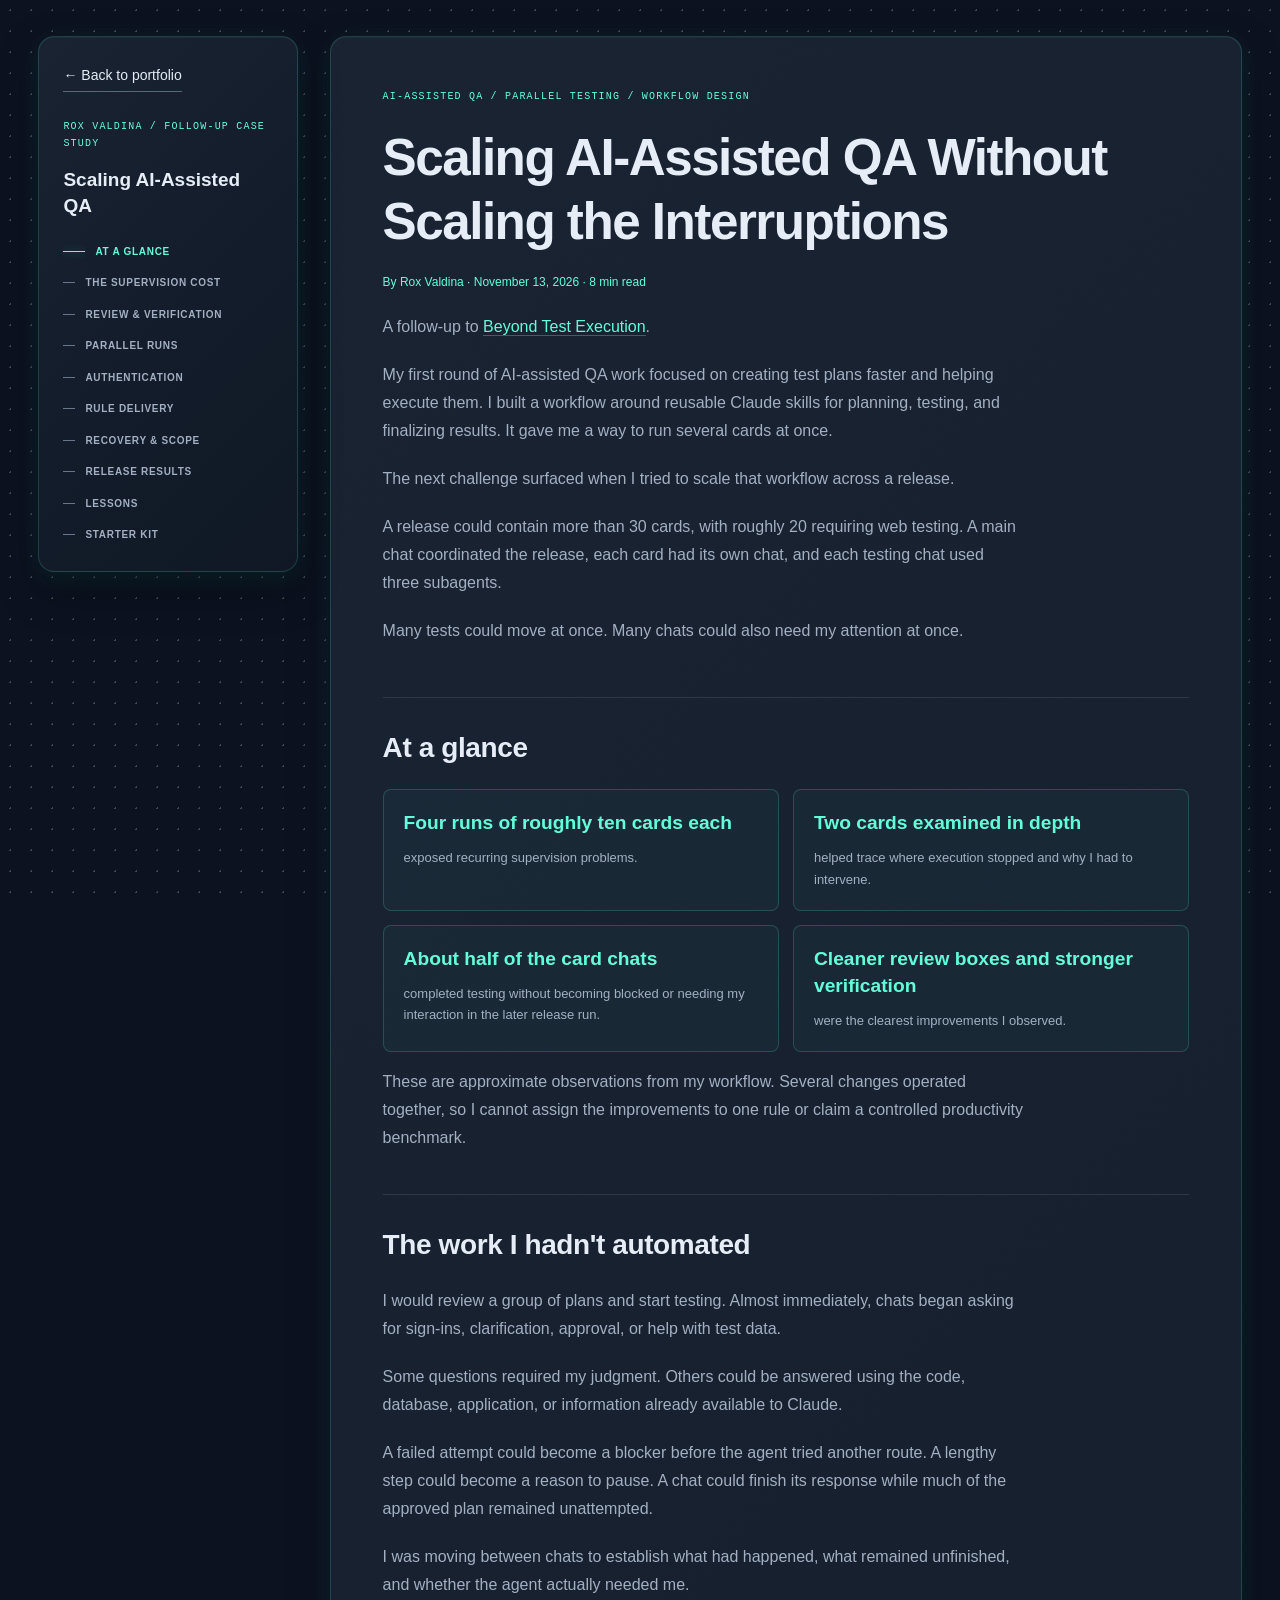
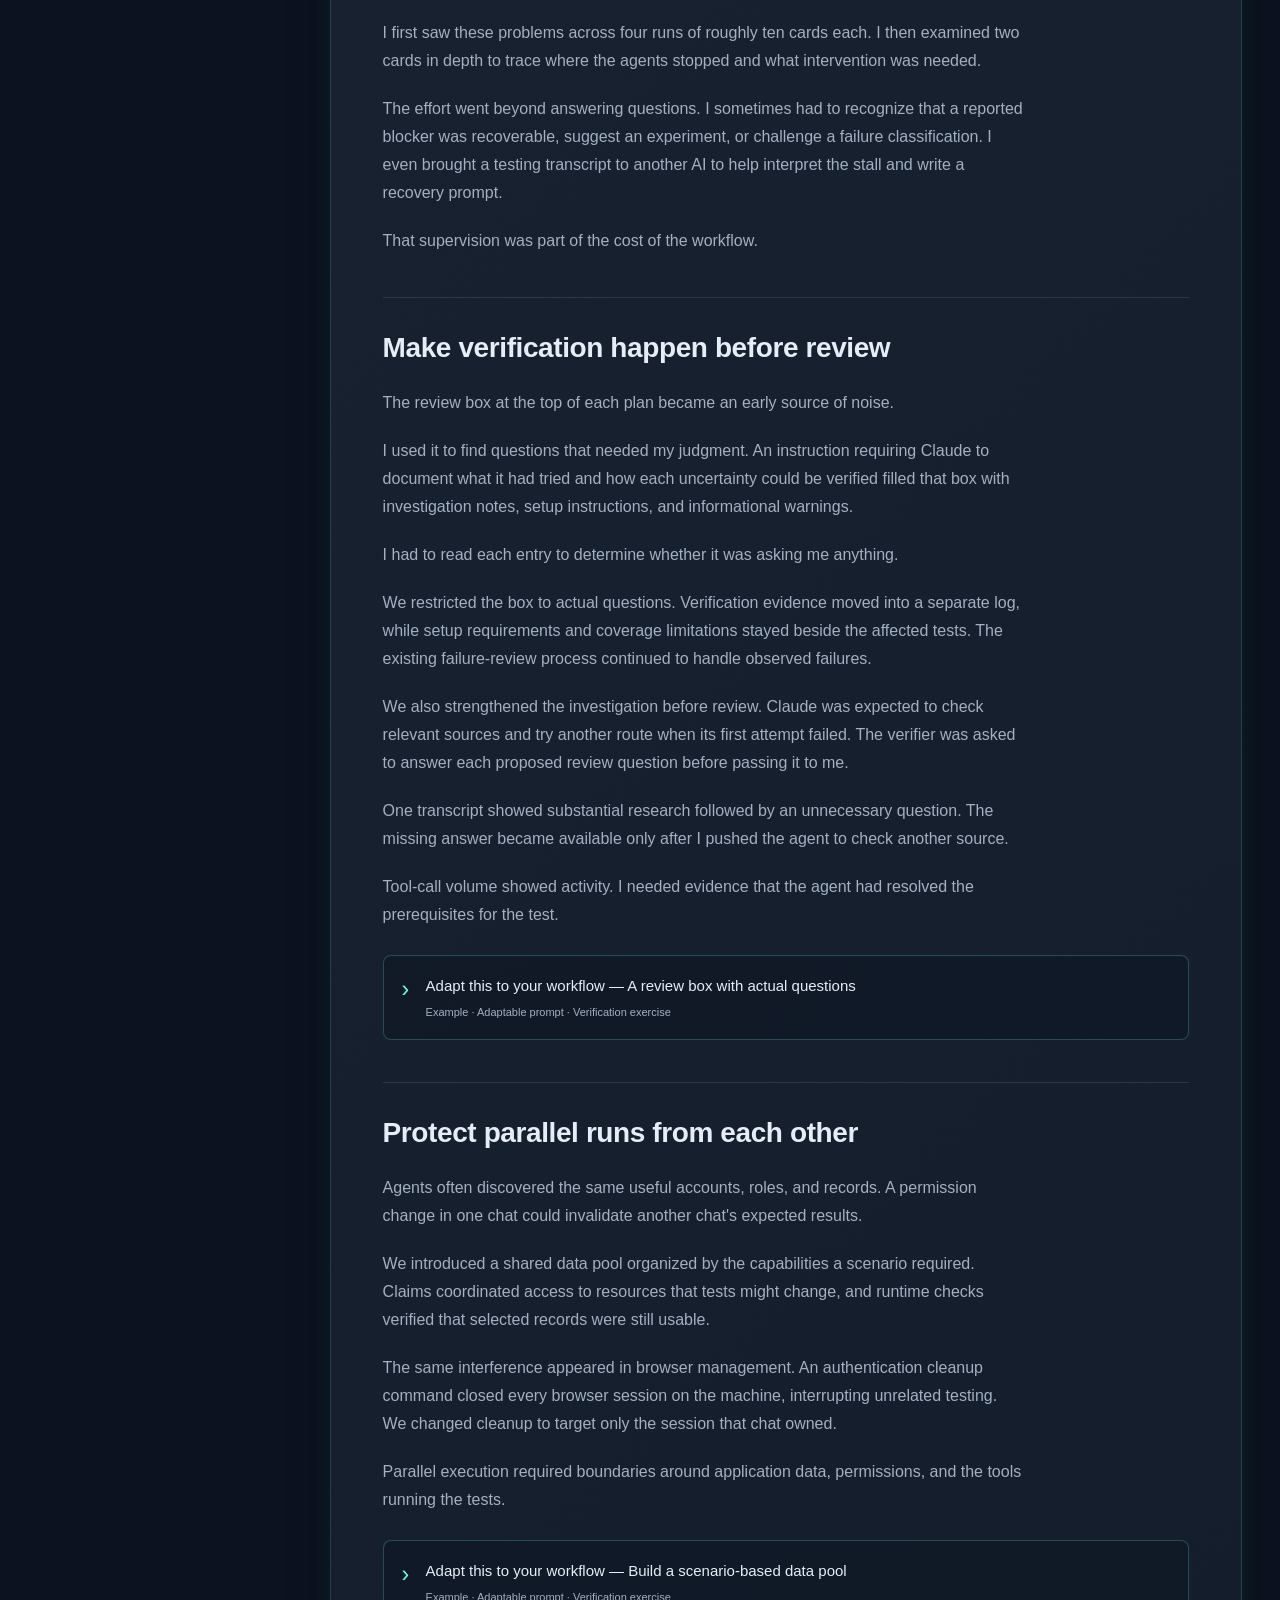
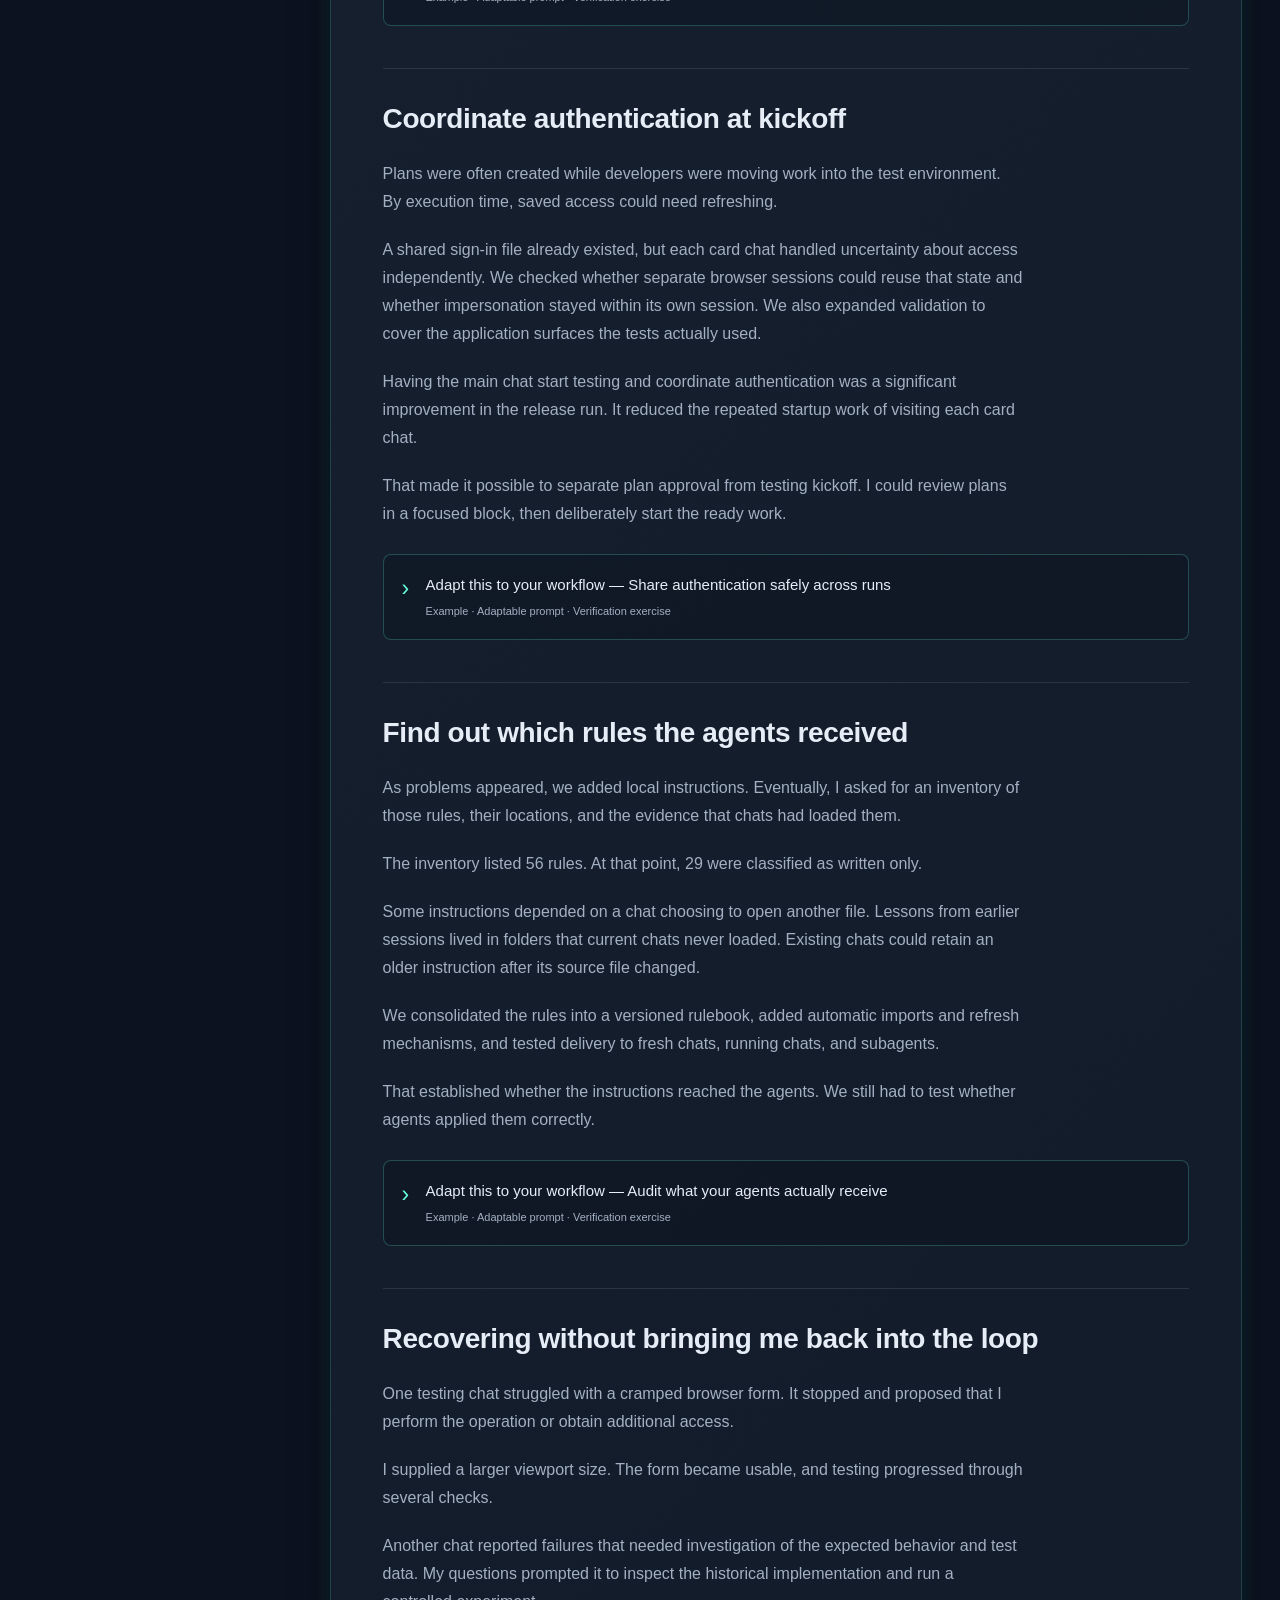
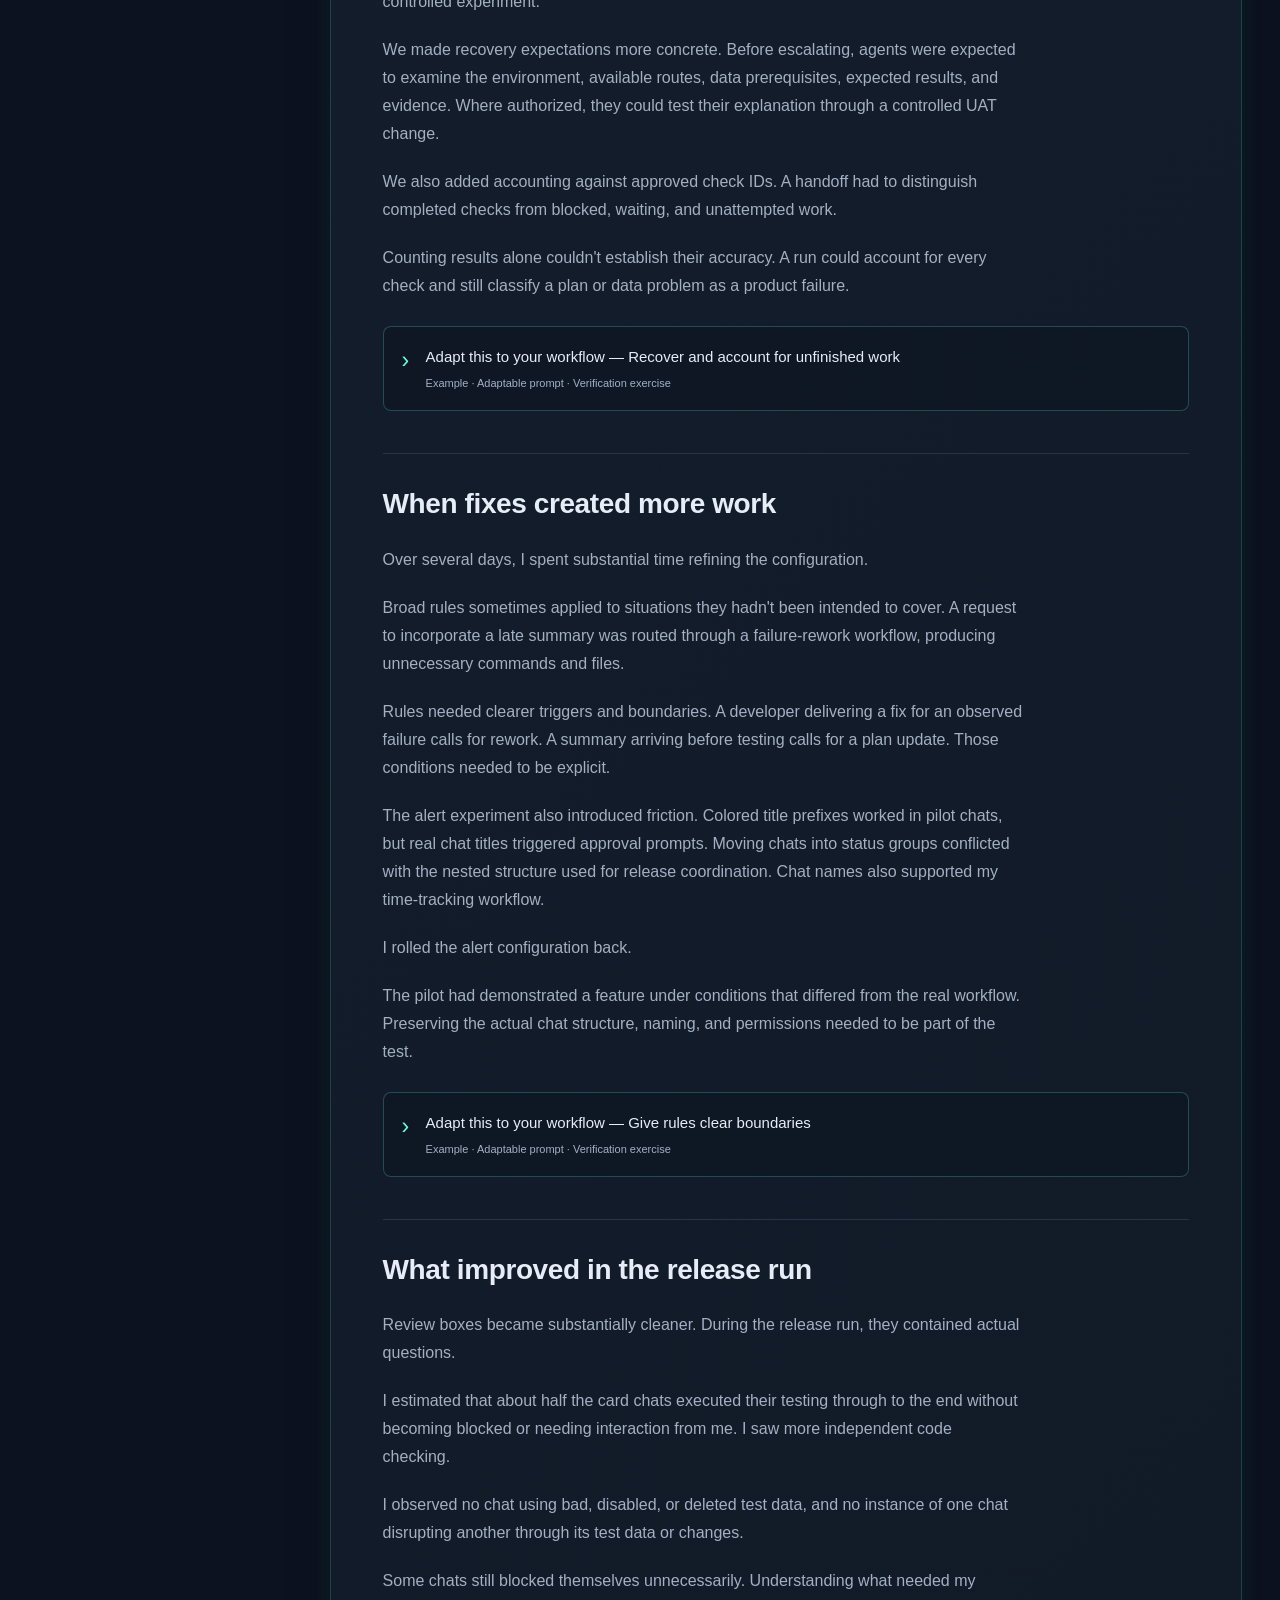
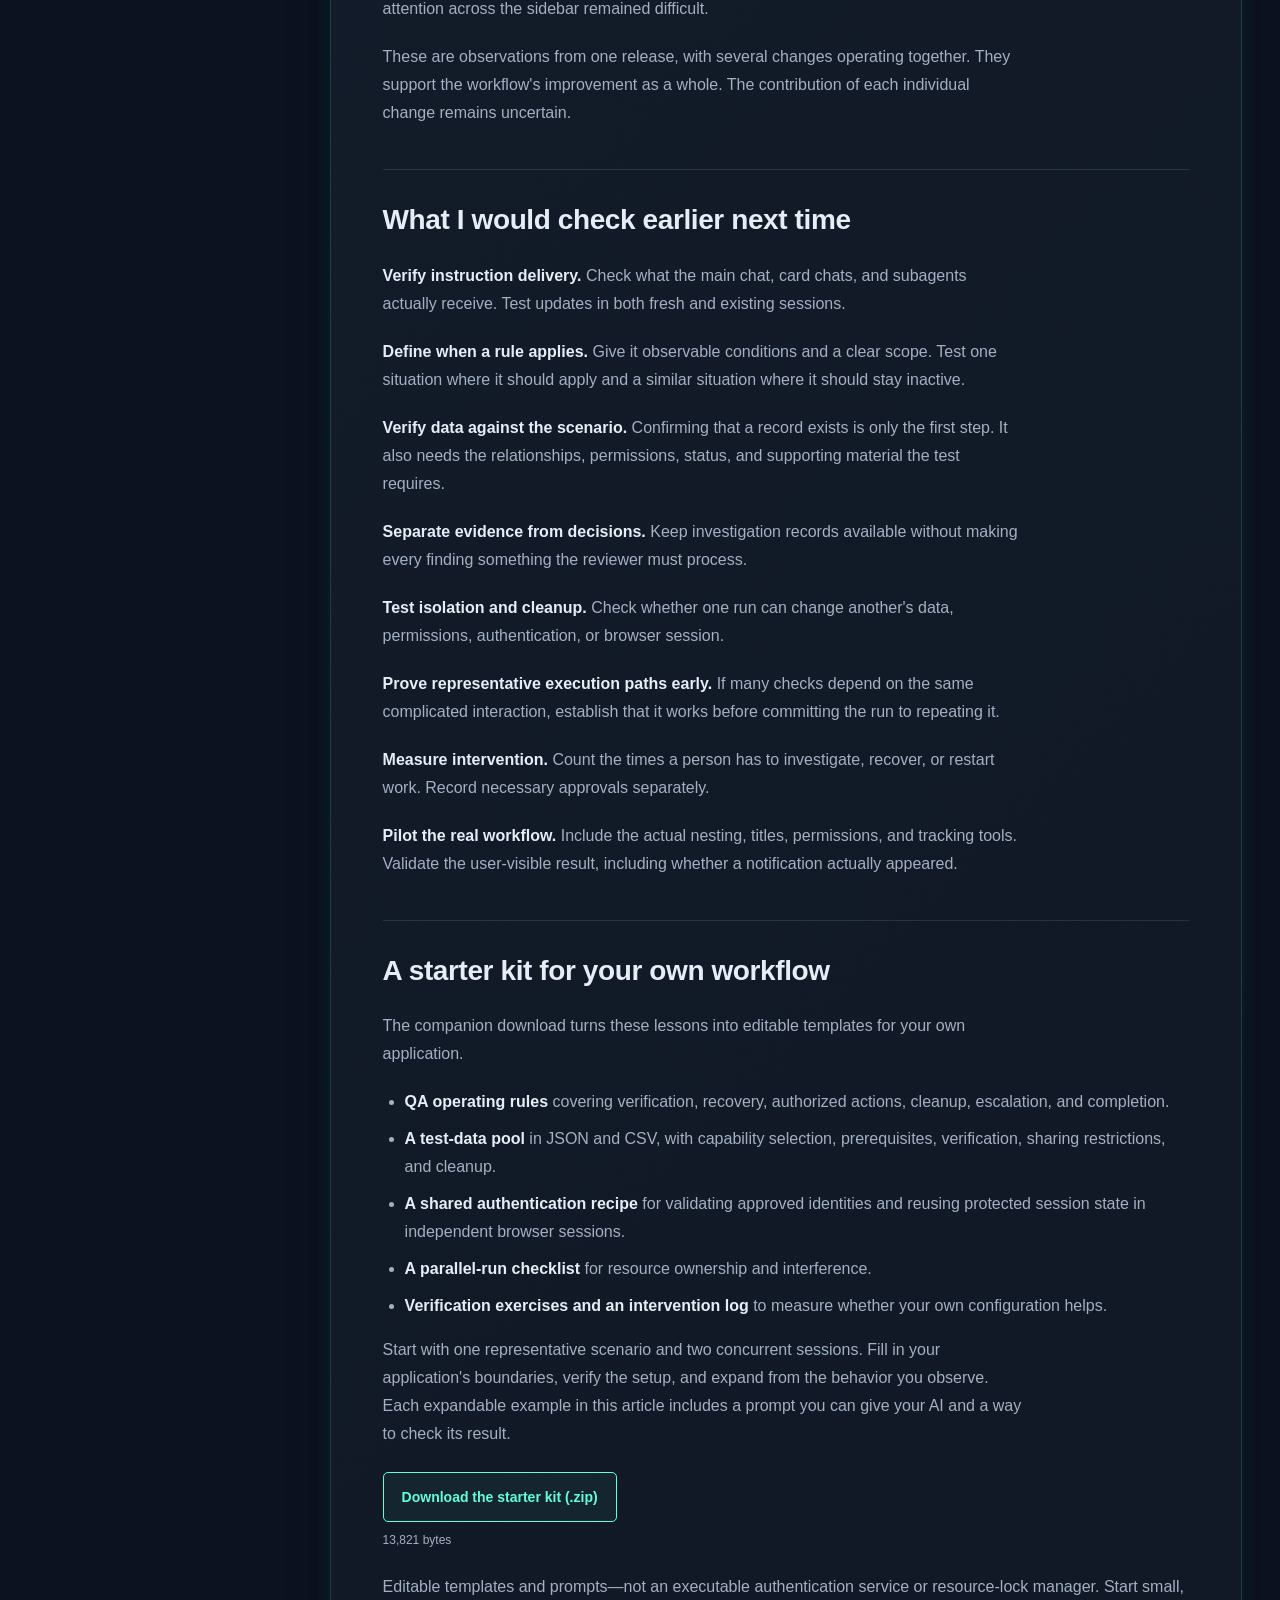
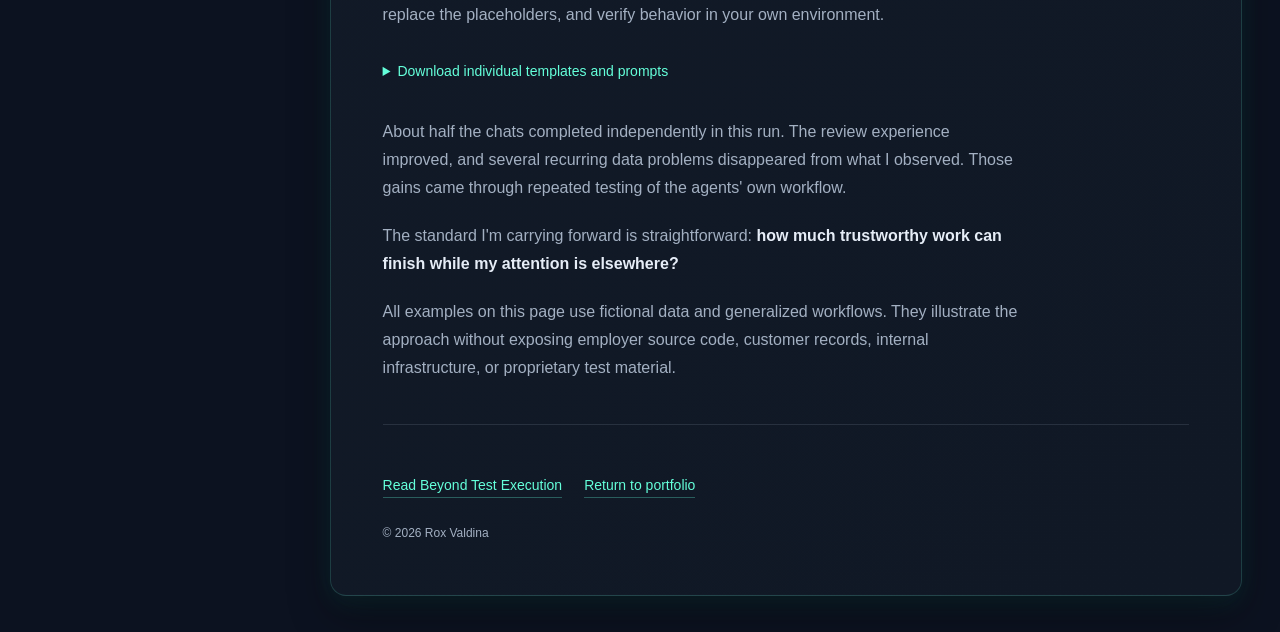
<file: case-studies/scaling-ai-assisted-qa/index.html>
<!DOCTYPE html>
<html lang="en">
<head>
<meta charset="UTF-8">
<meta name="viewport" content="width=device-width, initial-scale=1">
<meta name="theme-color" content="#0c1220">
<title>Scaling AI-Assisted QA Without Scaling the Interruptions | Rox Valdina</title>
<meta name="description" content="What I learned scaling Claude-assisted QA across a release: cleaner reviews, shared test data, reliable instruction delivery, and the supervision work that remained.">
<meta name="author" content="Rox Valdina">
<link rel="canonical" href="https://rvaldina.pages.dev/case-studies/scaling-ai-assisted-qa/">
<meta property="og:type" content="article">
<meta property="og:title" content="Scaling AI-Assisted QA Without Scaling the Interruptions">
<meta property="og:description" content="What I learned scaling Claude-assisted QA across a release: cleaner reviews, shared test data, reliable instruction delivery, and the supervision work that remained.">
<meta property="og:url" content="https://rvaldina.pages.dev/case-studies/scaling-ai-assisted-qa/">
<meta property="article:author" content="Rox Valdina">
<meta property="article:published_time" content="2026-11-13">
<meta name="twitter:card" content="summary">
<link rel="stylesheet" href="../../main.css">
<link rel="stylesheet" href="resources.css">
<script src="../../main.js" defer></script>
<script src="resources.js" defer></script>
</head>
<body class="case-study-page scaling-qa-page">
<a class="skip-link" href="#main">Skip to case study</a>
<div class="spotlight" aria-hidden="true"></div>
<div class="page study-page">
<aside class="sidebar panel study-sidebar" aria-label="Case study navigation"><div class="sidebar-content">
<a class="resume-link" href="../../#ai">← Back to portfolio</a>
<p class="eyebrow study-byline">Rox Valdina / Follow-up Case Study</p>
<p class="study-sidebar-title">Scaling AI-Assisted QA</p>
<nav class="navigation" aria-label="On this page"><a href="#at-a-glance" aria-current="location">At a glance</a><a href="#supervision">The supervision cost</a><a href="#review">Review &amp; verification</a><a href="#isolation">Parallel runs</a><a href="#authentication">Authentication</a><a href="#instructions">Rule delivery</a><a href="#recovery">Recovery &amp; scope</a><a href="#results">Release results</a><a href="#lessons">Lessons</a><a href="#starter-kit">Starter kit</a></nav>
</div></aside>
<main id="main" tabindex="-1">
<article class="panel study-article" aria-labelledby="study-title">
<header class="study-header">
<p class="eyebrow">AI-assisted QA / Parallel testing / Workflow design</p>
<h1 id="study-title">Scaling AI-Assisted QA Without Scaling the Interruptions</h1>
<p class="study-meta">By Rox Valdina · <time datetime="2026-11-13">November 13, 2026</time> · 8 min read</p>
<p>A follow-up to <a class="inline-link" href="../ai-assisted-qa/">Beyond Test Execution</a>.</p><p>My first round of AI-assisted QA work focused on creating test plans faster and helping execute them. I built a workflow around reusable Claude skills for planning, testing, and finalizing results. It gave me a way to run several cards at once.</p><p>The next challenge surfaced when I tried to scale that workflow across a release.</p><p>A release could contain more than 30 cards, with roughly 20 requiring web testing. A main chat coordinated the release, each card had its own chat, and each testing chat used three subagents.</p><p>Many tests could move at once. Many chats could also need my attention at once.
</p>
</header>
<section id="at-a-glance" aria-labelledby="at-a-glance-heading"><h2 id="at-a-glance-heading">At a glance</h2><div class="qa-metrics"><div class="qa-metric"><p class="metric-value">Four runs of roughly ten cards each</p><p>exposed recurring supervision problems.</p></div><div class="qa-metric"><p class="metric-value">Two cards examined in depth</p><p>helped trace where execution stopped and why I had to intervene.</p></div><div class="qa-metric"><p class="metric-value">About half of the card chats</p><p>completed testing without becoming blocked or needing my interaction in the later release run.</p></div><div class="qa-metric"><p class="metric-value">Cleaner review boxes and stronger verification</p><p>were the clearest improvements I observed.</p></div></div><p>These are approximate observations from my workflow. Several changes operated together, so I cannot assign the improvements to one rule or claim a controlled productivity benchmark.</p></section><section id="supervision" aria-labelledby="supervision-heading"><h2 id="supervision-heading">The work I hadn&#x27;t automated</h2><p>I would review a group of plans and start testing. Almost immediately, chats began asking for sign-ins, clarification, approval, or help with test data.</p><p>Some questions required my judgment. Others could be answered using the code, database, application, or information already available to Claude.</p><p>A failed attempt could become a blocker before the agent tried another route. A lengthy step could become a reason to pause. A chat could finish its response while much of the approved plan remained unattempted.</p><p>I was moving between chats to establish what had happened, what remained unfinished, and whether the agent actually needed me.</p><p>I first saw these problems across four runs of roughly ten cards each. I then examined two cards in depth to trace where the agents stopped and what intervention was needed.</p><p>The effort went beyond answering questions. I sometimes had to recognize that a reported blocker was recoverable, suggest an experiment, or challenge a failure classification. I even brought a testing transcript to another AI to help interpret the stall and write a recovery prompt.</p><p>That supervision was part of the cost of the workflow.</p></section><section id="review" aria-labelledby="review-heading"><h2 id="review-heading">Make verification happen before review</h2><p>The review box at the top of each plan became an early source of noise.</p><p>I used it to find questions that needed my judgment. An instruction requiring Claude to document what it had tried and how each uncertainty could be verified filled that box with investigation notes, setup instructions, and informational warnings.</p><p>I had to read each entry to determine whether it was asking me anything.</p><p>We restricted the box to actual questions. Verification evidence moved into a separate log, while setup requirements and coverage limitations stayed beside the affected tests. The existing failure-review process continued to handle observed failures.</p><p>We also strengthened the investigation before review. Claude was expected to check relevant sources and try another route when its first attempt failed. The verifier was asked to answer each proposed review question before passing it to me.</p><p>One transcript showed substantial research followed by an unnecessary question. The missing answer became available only after I pushed the agent to check another source.</p><p>Tool-call volume showed activity. I needed evidence that the agent had resolved the prerequisites for the test.</p><details class="qa-resource" id="resource-review-box"><summary><span>Adapt this to your workflow — A review box with actual questions</span><small>Example · Adaptable prompt · Verification exercise</small></summary><div class="qa-resource-body"><figure class="qa-example"><a href="examples/review-box.png" aria-label="Open full-size fictional review box example"><img src="examples/review-box.png" width="1440" height="680" alt="A review box you can act on. Fictional example." loading="lazy"></a><figcaption>Illustrative example using fictional data. A review box you can act on. <a class="inline-link" href="examples/review-box.png">Open full-size example</a></figcaption></figure><details class="qa-transcript"><summary>Read the fictional example as text</summary><div><h4>Investigation notes</h4><ul><li>Checked the account status.</li><li>The document exists in UAT.</li><li>One source search returned no result.</li></ul><h4>A product decision</h4><ul><li>Should archived documents remain visible?</li><li>Affected check: DEMO-1.4</li><li>Decision needed before plan approval.</li></ul></div></details><h3>What to customize</h3><ul><li>[sources] — name the card, code, read-only database or approved documentation the agent can access.</li><li>[approval policy] — state which plan changes need review.</li></ul><div class="qa-prompt-panel"><div class="qa-prompt-toolbar"><h3>Give this to your AI</h3><button type="button" class="qa-copy" data-copy-prompt="prompt-review-box" aria-describedby="copy-status-review-box" hidden>Copy review box prompt</button></div><pre class="qa-prompt" id="prompt-review-box" tabindex="0">Review this plan using [sources]. Keep the plan&#x27;s existing description and coverage sections. The Review Before Testing box contains only specific questions that require my judgment before approval. Lead with the question and affected check ID. Investigate each question using relevant available sources before escalating it. If one lookup fails, try another permitted route. Put verification attempts and source references in the verification log; put setup steps and pending deployment checks beside the affected test. If you find a conflict between acceptance criteria and implementation, show the conflict rather than changing the expected result to match the code. Use [approval policy] for plan changes. If no decision is needed, write &#x27;No decisions needed before testing.&#x27; Follow the existing failure-review process for observed failures.</pre><p class="qa-copy-status" id="copy-status-review-box" role="status" aria-live="polite" aria-atomic="true"></p></div><h3>Check whether it worked</h3><p>Seed one question answerable from an available source and one real product decision. Confirm only the product decision reaches the review box.</p><a class="inline-link resource-download" href="downloads/starter-kit/prompts/review-box.txt" download>Download the review box prompt (.txt)</a></div></details></section><section id="isolation" aria-labelledby="isolation-heading"><h2 id="isolation-heading">Protect parallel runs from each other</h2><p>Agents often discovered the same useful accounts, roles, and records. A permission change in one chat could invalidate another chat&#x27;s expected results.</p><p>We introduced a shared data pool organized by the capabilities a scenario required. Claims coordinated access to resources that tests might change, and runtime checks verified that selected records were still usable.</p><p>The same interference appeared in browser management. An authentication cleanup command closed every browser session on the machine, interrupting unrelated testing. We changed cleanup to target only the session that chat owned.</p><p>Parallel execution required boundaries around application data, permissions, and the tools running the tests.</p><details class="qa-resource" id="resource-data-pool"><summary><span>Adapt this to your workflow — Build a scenario-based data pool</span><small>Example · Adaptable prompt · Verification exercise</small></summary><div class="qa-resource-body"><figure class="qa-example"><a href="examples/data-pool.png" aria-label="Open full-size fictional data pool example"><img src="examples/data-pool.png" width="1440" height="680" alt="Choose data by scenario needs. Fictional example." loading="lazy"></a><figcaption>Illustrative example using fictional data. Choose data by scenario needs. <a class="inline-link" href="examples/data-pool.png">Open full-size example</a></figcaption></figure><details class="qa-transcript"><summary>Read the fictional example as text</summary><div><h4>Scenario requirements</h4><ul><li>Capability: document preview</li><li>Identity: active, restricted role</li><li>Fixture: visible document in workspace</li></ul><h4>Verified pool entry</h4><ul><li>DEMO-DATA-01 / Sample Workspace A</li><li>Prerequisites checked against current build</li><li>Shared read; exclusive mutation</li></ul></div></details><h3>What to customize</h3><ul><li>[environments] — list allowed UAT environments.</li><li>[capabilities] — describe feature needs such as document preview or restricted-user access.</li><li>[protected resources] and [allowed mutations] — define actual limits before creating data.</li></ul><div class="qa-prompt-panel"><div class="qa-prompt-toolbar"><h3>Give this to your AI</h3><button type="button" class="qa-copy" data-copy-prompt="prompt-data-pool" aria-describedby="copy-status-data-pool" hidden>Copy data pool prompt</button></div><pre class="qa-prompt" id="prompt-data-pool" tabindex="0">Design a reusable test-data pool for [environments] covering [capabilities]. Use the supplied JSON/CSV template. Inspect available read-only sources to identify candidates and verify scenario prerequisites, including active status, workspace, effective role, relationships and required records. Keep [protected resources] excluded and work within [allowed mutations]. Mark unverified entries as candidates. Record a verification method, timestamp, build or refresh reference, resource dependencies, and cleanup for each entry. Distinguish read-only shared use from changes requiring exclusive access. Claim the actual scope of a change, including shared roles or workspace settings. Explain how concurrent allocation will be atomic, how active claims are renewed, and how failed cleanup is quarantined. Demonstrate two concurrent selections on disposable data before release use. Ask only for authorization or a decision that available evidence cannot resolve.</pre><p class="qa-copy-status" id="copy-status-data-pool" role="status" aria-live="polite" aria-atomic="true"></p></div><h3>Check whether it worked</h3><p>Have two sessions request the same mutable sample record. Only one may acquire it. Then change a shared sample role and confirm readers of that role are recognized as conflicting.</p><a class="inline-link resource-download" href="downloads/starter-kit/prompts/data-pool.txt" download>Download the data pool prompt (.txt)</a></div></details></section><section id="authentication" aria-labelledby="authentication-heading"><h2 id="authentication-heading">Coordinate authentication at kickoff</h2><p>Plans were often created while developers were moving work into the test environment. By execution time, saved access could need refreshing.</p><p>A shared sign-in file already existed, but each card chat handled uncertainty about access independently. We checked whether separate browser sessions could reuse that state and whether impersonation stayed within its own session. We also expanded validation to cover the application surfaces the tests actually used.</p><p>Having the main chat start testing and coordinate authentication was a significant improvement in the release run. It reduced the repeated startup work of visiting each card chat.</p><p>That made it possible to separate plan approval from testing kickoff. I could review plans in a focused block, then deliberately start the ready work.</p><details class="qa-resource" id="resource-shared-auth"><summary><span>Adapt this to your workflow — Share authentication safely across runs</span><small>Example · Adaptable prompt · Verification exercise</small></summary><div class="qa-resource-body"><figure class="qa-example"><a href="examples/authentication.png" aria-label="Open full-size fictional authentication example"><img src="examples/authentication.png" width="1440" height="680" alt="One kickoff, independent browser sessions. Fictional example." loading="lazy"></a><figcaption>Illustrative example using fictional data. One kickoff, independent browser sessions. <a class="inline-link" href="examples/authentication.png">Open full-size example</a></figcaption></figure><details class="qa-transcript"><summary>Read the fictional example as text</summary><div><h4>Kickoff validation</h4><ul><li>Sample app A: signed in</li><li>Sample app B: signed in</li><li>Identity and workspace confirmed</li></ul><h4>Concurrent sessions</h4><ul><li>DEMO-A: separate browser session</li><li>DEMO-B: separate browser session</li><li>Helper closes only its own session</li></ul></div></details><h3>What to customize</h3><ul><li>[applications] — all hosts and apps actually exercised.</li><li>[identities] — approved test identities and role requirements.</li><li>[protected local location] — a local path excluded from source control and logs.</li></ul><div class="qa-prompt-panel"><div class="qa-prompt-toolbar"><h3>Give this to your AI</h3><button type="button" class="qa-copy" data-copy-prompt="prompt-shared-auth" aria-describedby="copy-status-shared-auth" hidden>Copy authentication prompt</button></div><pre class="qa-prompt" id="prompt-shared-auth" tabindex="0">Inspect authentication for [applications] using [identities]. Work within existing permissions and the sign-in method I authorize. Determine which browser state each app requires and whether separate sessions can reuse it. Save state only in [protected local location]. Validate each required application in a fresh named session, confirming identity and workspace. Test two concurrent sessions with harmless requests and confirm any impersonation stays isolated. Use a separate state per identity where tests need different users; account for shared backend state even when browser sessions are separate. At testing kickoff, reuse valid state and group expired-access requests by identity. Report an actual sign-in gate with the specific app and action I must take. Close only the session this run owns. Document expiry or rotation limitations you observed and identify unsupported apps before rollout.</pre><p class="qa-copy-status" id="copy-status-shared-auth" role="status" aria-live="polite" aria-atomic="true"></p></div><h3>Check whether it worked</h3><p>Load state into two sessions and check both required applications. End the auth helper session and prove the other session still works. Repeat with expired or invalid state using disposable sessions.</p><a class="inline-link resource-download" href="downloads/starter-kit/prompts/shared-auth.txt" download>Download the authentication prompt (.txt)</a></div></details></section><section id="instructions" aria-labelledby="instructions-heading"><h2 id="instructions-heading">Find out which rules the agents received</h2><p>As problems appeared, we added local instructions. Eventually, I asked for an inventory of those rules, their locations, and the evidence that chats had loaded them.</p><p>The inventory listed 56 rules. At that point, 29 were classified as written only.</p><p>Some instructions depended on a chat choosing to open another file. Lessons from earlier sessions lived in folders that current chats never loaded. Existing chats could retain an older instruction after its source file changed.</p><p>We consolidated the rules into a versioned rulebook, added automatic imports and refresh mechanisms, and tested delivery to fresh chats, running chats, and subagents.</p><p>That established whether the instructions reached the agents. We still had to test whether agents applied them correctly.</p><details class="qa-resource" id="resource-rule-delivery"><summary><span>Adapt this to your workflow — Audit what your agents actually receive</span><small>Example · Adaptable prompt · Verification exercise</small></summary><div class="qa-resource-body"><p class="resource-context">This resource audits instruction delivery. Use a harmless version marker and record what each session actually receives.</p><h3>What to customize</h3><ul><li>[instruction locations] — include global, project, skill, memory and agent-brief sources.</li><li>[session types] — list parent, child and subagent types used in practice.</li></ul><div class="qa-prompt-panel"><div class="qa-prompt-toolbar"><h3>Give this to your AI</h3><button type="button" class="qa-copy" data-copy-prompt="prompt-rule-delivery" aria-describedby="copy-status-rule-delivery" hidden>Copy rule delivery prompt</button></div><pre class="qa-prompt" id="prompt-rule-delivery" tabindex="0">Audit rule delivery for [instruction locations] across [session types]. Inventory the effective instructions, conflicts, load mechanism and update behavior. Assign a version marker to the authoritative project rules. Verify what a fresh session, an existing session and a subagent actually receive using supported loading mechanisms. For an update, demonstrate that each receives the new version before relevant work resumes. Keep delivery receipts in the run log. Distinguish Written, Loaded and Demonstrated behavior. Preserve higher-priority platform and organization policies. Identify unsupported refresh behavior instead of claiming every session automatically updates.</pre><p class="qa-copy-status" id="copy-status-rule-delivery" role="status" aria-live="polite" aria-atomic="true"></p></div><h3>Check whether it worked</h3><p>Publish a harmless new marker. Inspect a fresh parent, a child and a resumed session. Record which version each received, then test one rule in behavior.</p><a class="inline-link resource-download" href="downloads/starter-kit/prompts/rule-delivery.txt" download>Download the rule delivery prompt (.txt)</a></div></details></section><section id="recovery" aria-labelledby="recovery-heading"><h2 id="recovery-heading">Recovering without bringing me back into the loop</h2><p>One testing chat struggled with a cramped browser form. It stopped and proposed that I perform the operation or obtain additional access.</p><p>I supplied a larger viewport size. The form became usable, and testing progressed through several checks.</p><p>Another chat reported failures that needed investigation of the expected behavior and test data. My questions prompted it to inspect the historical implementation and run a controlled experiment.</p><p>We made recovery expectations more concrete. Before escalating, agents were expected to examine the environment, available routes, data prerequisites, expected results, and evidence. Where authorized, they could test their explanation through a controlled UAT change.</p><p>We also added accounting against approved check IDs. A handoff had to distinguish completed checks from blocked, waiting, and unattempted work.</p><p>Counting results alone couldn&#x27;t establish their accuracy. A run could account for every check and still classify a plan or data problem as a product failure.</p><details class="qa-resource" id="resource-recovery"><summary><span>Adapt this to your workflow — Recover and account for unfinished work</span><small>Example · Adaptable prompt · Verification exercise</small></summary><div class="qa-resource-body"><figure class="qa-example"><a href="examples/recovery.png" aria-label="Open full-size fictional recovery example"><img src="examples/recovery.png" width="1440" height="680" alt="A usable handoff accounts for the work. Fictional example." loading="lazy"></a><figcaption>Illustrative example using fictional data. A usable handoff accounts for the work. <a class="inline-link" href="examples/recovery.png">Open full-size example</a></figcaption></figure><details class="qa-transcript"><summary>Read the fictional example as text</summary><div><h4>Incomplete handoff</h4><ul><li>I stopped after the first attempt.</li><li>Several checks have not been attempted.</li><li>Say continue to run the rest.</li></ul><h4>Actionable run status</h4><ul><li>12 passed / 1 failed / 1 blocked</li><li>6 unattempted: continue runnable checks</li><li>Blocked check names the missing access</li></ul></div></details><h3>What to customize</h3><ul><li>[approved plan] — identify its current version and check IDs.</li><li>[authorized recovery actions] — name permitted changes and resource limits.</li></ul><div class="qa-prompt-panel"><div class="qa-prompt-toolbar"><h3>Give this to your AI</h3><button type="button" class="qa-copy" data-copy-prompt="prompt-recovery" aria-describedby="copy-status-recovery" hidden>Copy recovery prompt</button></div><pre class="qa-prompt" id="prompt-recovery" tabindex="0">Execute [approved plan] through to completion within [authorized recovery actions]. Before declaring a blocker or product failure, inspect the relevant environment, available route, data prerequisites, expected-result source and evidence. Use the relevant checks for this problem; avoid unrelated investigations. If a UI is clipped, verify viewport dimensions and try an appropriate custom size before escalating. If a send or mutation may have succeeded, inspect its outcome before retrying to avoid duplicates. Run slow or repetitive approved work. Continue independent checks while another waits. When permitted, use a reversible controlled experiment to test your explanation and verify restoration. Ask me for a specific required action only when it genuinely blocks the remaining work. Reconcile every approved check ID against evidence-backed results before handing back. Distinguish Pass, Product fail, Blocked, Waiting and Unattempted. Finish runnable unattempted checks. Keep product expectations intact; propose necessary plan corrections under the existing approval policy.</pre><p class="qa-copy-status" id="copy-status-recovery" role="status" aria-live="polite" aria-atomic="true"></p></div><h3>Check whether it worked</h3><p>Use a harmless clipped form and one stale sample record. Confirm recovery, no duplicate mutation, and a final accounting that exposes a deliberately unattempted check.</p><a class="inline-link resource-download" href="downloads/starter-kit/prompts/recovery.txt" download>Download the recovery prompt (.txt)</a></div></details></section><section id="rule-scope" aria-labelledby="rule-scope-heading"><h2 id="rule-scope-heading">When fixes created more work</h2><p>Over several days, I spent substantial time refining the configuration.</p><p>Broad rules sometimes applied to situations they hadn&#x27;t been intended to cover. A request to incorporate a late summary was routed through a failure-rework workflow, producing unnecessary commands and files.</p><p>Rules needed clearer triggers and boundaries. A developer delivering a fix for an observed failure calls for rework. A summary arriving before testing calls for a plan update. Those conditions needed to be explicit.</p><p>The alert experiment also introduced friction. Colored title prefixes worked in pilot chats, but real chat titles triggered approval prompts. Moving chats into status groups conflicted with the nested structure used for release coordination. Chat names also supported my time-tracking workflow.</p><p>I rolled the alert configuration back.</p><p>The pilot had demonstrated a feature under conditions that differed from the real workflow. Preserving the actual chat structure, naming, and permissions needed to be part of the test.</p><details class="qa-resource" id="resource-rule-scope"><summary><span>Adapt this to your workflow — Give rules clear boundaries</span><small>Example · Adaptable prompt · Verification exercise</small></summary><div class="qa-resource-body"><figure class="qa-example"><a href="examples/rule-scope.png" aria-label="Open full-size fictional rule scope example"><img src="examples/rule-scope.png" width="1440" height="680" alt="Choose the workflow from its conditions. Fictional example." loading="lazy"></a><figcaption>Illustrative example using fictional data. Choose the workflow from its conditions. <a class="inline-link" href="examples/rule-scope.png">Open full-size example</a></figcaption></figure><details class="qa-transcript"><summary>Read the fictional example as text</summary><div><h4>Initial summary arrives</h4><ul><li>No tests have run.</li><li>No failure is open.</li><li>Route: ordinary plan maintenance</li></ul><h4>Fix for an observed failure</h4><ul><li>A failed check has evidence.</li><li>A fix has been delivered.</li><li>Route: approved failure-rework workflow</li></ul></div></details><h3>What to customize</h3><ul><li>[workflow rules] — paste the specific existing rules to audit.</li><li>[task states] — define planning, testing started, failure open and fix delivered.</li></ul><div class="qa-prompt-panel"><div class="qa-prompt-toolbar"><h3>Give this to your AI</h3><button type="button" class="qa-copy" data-copy-prompt="prompt-rule-scope" aria-describedby="copy-status-rule-scope" hidden>Copy rule scope prompt</button></div><pre class="qa-prompt" id="prompt-rule-scope" tabindex="0">Audit [workflow rules] against [task states]. For each rule, specify observable applies-when conditions, required action, scope, end condition and the ordinary route otherwise. Identify contradictions and overbroad wording. Preserve the current approval and tool-permission boundaries. Test one task that should activate each rule and one nearby task that should not. For example, an initial summary arriving before tests start should update the plan under its normal approval policy; a delivered fix for an observed failure should enter failure rework. Record which route was selected and why in the execution log. Propose the smallest coherent revision and verify the routing in a fresh session before applying it release-wide.</pre><p class="qa-copy-status" id="copy-status-rule-scope" role="status" aria-live="polite" aria-atomic="true"></p></div><h3>Check whether it worked</h3><p>Try a late first summary with no tests run, then a delivered fix with an open failure. Confirm only the second selects failure rework.</p><a class="inline-link resource-download" href="downloads/starter-kit/prompts/rule-scope.txt" download>Download the rule scope prompt (.txt)</a></div></details></section><section id="results" aria-labelledby="results-heading"><h2 id="results-heading">What improved in the release run</h2><p>Review boxes became substantially cleaner. During the release run, they contained actual questions.</p><p>I estimated that about half the card chats executed their testing through to the end without becoming blocked or needing interaction from me. I saw more independent code checking.</p><p>I observed no chat using bad, disabled, or deleted test data, and no instance of one chat disrupting another through its test data or changes.</p><p>Some chats still blocked themselves unnecessarily. Understanding what needed my attention across the sidebar remained difficult.</p><p>These are observations from one release, with several changes operating together. They support the workflow&#x27;s improvement as a whole. The contribution of each individual change remains uncertain.</p></section><section id="lessons" aria-labelledby="lessons-heading"><h2 id="lessons-heading">What I would check earlier next time</h2><p><strong>Verify instruction delivery.</strong> Check what the main chat, card chats, and subagents actually receive. Test updates in both fresh and existing sessions.</p><p><strong>Define when a rule applies.</strong> Give it observable conditions and a clear scope. Test one situation where it should apply and a similar situation where it should stay inactive.</p><p><strong>Verify data against the scenario.</strong> Confirming that a record exists is only the first step. It also needs the relationships, permissions, status, and supporting material the test requires.</p><p><strong>Separate evidence from decisions.</strong> Keep investigation records available without making every finding something the reviewer must process.</p><p><strong>Test isolation and cleanup.</strong> Check whether one run can change another&#x27;s data, permissions, authentication, or browser session.</p><p><strong>Prove representative execution paths early.</strong> If many checks depend on the same complicated interaction, establish that it works before committing the run to repeating it.</p><p><strong>Measure intervention.</strong> Count the times a person has to investigate, recover, or restart work. Record necessary approvals separately.</p><p><strong>Pilot the real workflow.</strong> Include the actual nesting, titles, permissions, and tracking tools. Validate the user-visible result, including whether a notification actually appeared.</p></section><section id="starter-kit" aria-labelledby="starter-kit-heading"><h2 id="starter-kit-heading">A starter kit for your own workflow</h2><p>The companion download turns these lessons into editable templates for your own application.</p><ul><li><strong>QA operating rules</strong> covering verification, recovery, authorized actions, cleanup, escalation, and completion.</li><li><strong>A test-data pool</strong> in JSON and CSV, with capability selection, prerequisites, verification, sharing restrictions, and cleanup.</li><li><strong>A shared authentication recipe</strong> for validating approved identities and reusing protected session state in independent browser sessions.</li><li><strong>A parallel-run checklist</strong> for resource ownership and interference.</li><li><strong>Verification exercises and an intervention log</strong> to measure whether your own configuration helps.</li></ul><p>Start with one representative scenario and two concurrent sessions. Fill in your application&#x27;s boundaries, verify the setup, and expand from the behavior you observe. Each expandable example in this article includes a prompt you can give your AI and a way to check its result.</p><div class="qa-downloads"><a class="case-study-button" href="downloads/qa-workflow-starter-kit.zip" download>Download the starter kit (.zip)</a><p class="download-size">13,821 bytes</p><p>Editable templates and prompts—not an executable authentication service or resource-lock manager. Start small, replace the placeholders, and verify behavior in your own environment.</p><details class="qa-file-list"><summary>Download individual templates and prompts</summary><ul><li><a class="inline-link" href="downloads/starter-kit/README.md" download>README.md</a><span>1,492 bytes</span></li><li><a class="inline-link" href="downloads/starter-kit/authentication-recipe.md" download>authentication-recipe.md</a><span>2,841 bytes</span></li><li><a class="inline-link" href="downloads/starter-kit/data-pool-guide.md" download>data-pool-guide.md</a><span>2,415 bytes</span></li><li><a class="inline-link" href="downloads/starter-kit/data-pool.csv" download>data-pool.csv</a><span>598 bytes</span></li><li><a class="inline-link" href="downloads/starter-kit/data-pool.json" download>data-pool.json</a><span>1,463 bytes</span></li><li><a class="inline-link" href="downloads/starter-kit/intervention-log.csv" download>intervention-log.csv</a><span>127 bytes</span></li><li><a class="inline-link" href="downloads/starter-kit/operating-rules.md" download>operating-rules.md</a><span>4,776 bytes</span></li><li><a class="inline-link" href="downloads/starter-kit/parallel-run-checklist.md" download>parallel-run-checklist.md</a><span>1,295 bytes</span></li><li><a class="inline-link" href="downloads/starter-kit/prompts/data-pool.txt" download>prompts/data-pool.txt</a><span>961 bytes</span></li><li><a class="inline-link" href="downloads/starter-kit/prompts/recovery.txt" download>prompts/recovery.txt</a><span>1,086 bytes</span></li><li><a class="inline-link" href="downloads/starter-kit/prompts/review-box.txt" download>prompts/review-box.txt</a><span>846 bytes</span></li><li><a class="inline-link" href="downloads/starter-kit/prompts/rule-delivery.txt" download>prompts/rule-delivery.txt</a><span>676 bytes</span></li><li><a class="inline-link" href="downloads/starter-kit/prompts/rule-scope.txt" download>prompts/rule-scope.txt</a><span>730 bytes</span></li><li><a class="inline-link" href="downloads/starter-kit/prompts/shared-auth.txt" download>prompts/shared-auth.txt</a><span>904 bytes</span></li><li><a class="inline-link" href="downloads/starter-kit/rule-scope-template.md" download>rule-scope-template.md</a><span>1,280 bytes</span></li><li><a class="inline-link" href="downloads/starter-kit/verification-exercises.md" download>verification-exercises.md</a><span>1,597 bytes</span></li></ul></details></div><p>About half the chats completed independently in this run. The review experience improved, and several recurring data problems disappeared from what I observed. Those gains came through repeated testing of the agents&#x27; own workflow.</p><p>The standard I&#x27;m carrying forward is straightforward: <strong>how much trustworthy work can finish while my attention is elsewhere?</strong></p><p>All examples on this page use fictional data and generalized workflows. They illustrate the approach without exposing employer source code, customer records, internal infrastructure, or proprietary test material.</p></section>
<footer class="study-end"><div class="project-links"><a class="inline-link" href="../ai-assisted-qa/">Read Beyond Test Execution</a><a class="inline-link" href="../../#ai">Return to portfolio</a></div><p>© <span id="year">2026</span> Rox Valdina</p></footer>
</article></main></div>
</body></html>
</file>
<file: main.css>
:root {
  color-scheme: dark;
  --background: #0c1220;
  --heading: #e6edf7;
  --text: #a3b0c2;
  --teal: #64ffda;
  --line: rgba(163, 176, 194, .16);
}
* { box-sizing: border-box; }
html { scroll-behavior: smooth; scroll-padding-top: 30px; }
body { margin: 0; background: var(--background); color: var(--text); font: 16px/1.75 "Segoe UI", Arial, sans-serif; -webkit-font-smoothing: antialiased; }
body::before { content: ""; position: fixed; inset: 0; pointer-events: none; background-image: radial-gradient(circle, rgba(163, 176, 194, .34) 1px, transparent 1px); background-size: 21px 21px; }
.spotlight { position: fixed; inset: 0; pointer-events: none; opacity: 0; background: radial-gradient(550px circle at var(--x, 50%) var(--y, 30%), rgba(52, 211, 190, .09), transparent 75%); }
::selection { background: rgba(100, 255, 218, .25); color: white; }
a { color: inherit; text-decoration: none; }
a:hover { color: var(--teal); }
a:focus-visible { outline: 2px solid var(--teal); outline-offset: 6px; border-radius: 3px; }
p { margin: 0 0 20px; }
h1, h2, h3 { color: var(--heading); line-height: 1.25; margin-top: 0; }
strong { color: var(--heading); font-weight: 600; }
.page { position: relative; display: grid; grid-template-columns: 370px minmax(0, 1fr); gap: 45px; max-width: 1240px; margin: auto; padding: 45px 50px; align-items: start; }
.panel { background: linear-gradient(135deg, #192332, #131c2a 55%, #101825); border: 1px solid rgba(100, 255, 218, .16); border-radius: 16px; box-shadow: 0 18px 40px rgba(0, 0, 0, .36), 0 8px 25px rgba(36, 220, 185, .10), 0 0 35px rgba(36, 220, 185, .045), inset 0 1px 0 rgba(230, 237, 247, .045); }
.sidebar { position: sticky; top: 30px; overflow: visible; padding: 30px; display: flex; flex-direction: column; align-items: flex-start; }
.portrait { width: 116px; height: 116px; object-fit: cover; object-position: center 28%; border-radius: 18px; border: 1px solid rgba(100, 255, 218, .65); box-shadow: 0 0 24px rgba(100, 255, 218, .12); margin-bottom: 25px; background: #151d2b; }
.eyebrow { color: var(--teal); font-family: Consolas, monospace; font-size: 10px; letter-spacing: 1.2px; text-transform: uppercase; }
h1 { font-size: clamp(30px, 3vw, 38px); letter-spacing: -1.5px; margin-bottom: 10px; }
.role { color: var(--heading); font-size: 19px; margin-bottom: 17px; }
.summary { font-size: 15px; margin-bottom: 0; }
.navigation { display: flex; flex-direction: column; gap: 12px; margin: 28px 0; }
.navigation a { display: flex; align-items: center; gap: 14px; width: fit-content; font-size: 11px; font-weight: 700; letter-spacing: 1.7px; text-transform: uppercase; color: #a3b0c2; padding: 3px 0; }
.navigation a::before { content: ""; width: 25px; height: 1px; background: #66758c; transition: width .2s ease, background .2s ease; }
.navigation a:hover, .navigation a[aria-current="location"] { color: var(--teal); }
.navigation a:hover::before, .navigation a[aria-current="location"]::before { width: 48px; background: var(--teal); box-shadow: 0 0 9px rgba(100, 255, 218, .4); }
.sidebar-footer { margin-top: 8px; width: 100%; padding-top: 20px; border-top: 1px solid var(--line); }
.resume-link { display: inline-block; color: var(--heading); font-size: 14px; padding-bottom: 3px; border-bottom: 1px solid rgba(100, 255, 218, .4); }
.socials { display: flex; flex-wrap: wrap; gap: 18px; margin-top: 22px; font-size: 13px; }
main { min-width: 0; }
main > section { padding: 32px; margin-bottom: 30px; scroll-margin-top: 30px; }
main > section > :last-child { margin-bottom: 0; }
.section-heading { display: flex; align-items: center; gap: 15px; margin-bottom: 25px; font-size: 13px; font-weight: 600; letter-spacing: 2px; text-transform: uppercase; }
.section-heading span { color: var(--teal); font-family: Consolas, monospace; font-size: 11px; letter-spacing: 0; }
.section-heading::after { content: ""; height: 1px; flex: 1; background: var(--line); }
.lead { color: var(--heading); font-size: 23px; line-height: 1.5; letter-spacing: -.4px; margin-bottom: 24px; }
.inline-link { color: var(--teal); border-bottom: 1px solid rgba(100, 255, 218, .3); }
.experience { padding-left: 23px; border-left: 1px solid rgba(100, 255, 218, .3); position: relative; }
.experience::before { content: ""; position: absolute; width: 7px; height: 7px; border-radius: 50%; background: var(--teal); left: -4px; top: 8px; box-shadow: 0 0 12px rgba(100, 255, 218, .35); }
.experience h3 { font-size: 19px; margin-bottom: 13px; }
.experience-list { padding-left: 18px; margin: 0; font-size: 15px; }
.experience-list li { margin-bottom: 10px; }
.project { margin-bottom: 32px; padding-bottom: 32px; border-bottom: 1px solid var(--line); scroll-margin-top: 30px; }
.project-label { color: var(--teal); font-size: 10px; font-family: Consolas, monospace; text-transform: uppercase; letter-spacing: 1.4px; margin-bottom: 8px; }
.project h3 { font-size: 25px; margin-bottom: 10px; }
.project p { font-size: 15px; margin-bottom: 17px; }
.project .project-label { font-size: 10px; }
.project .project-description { color: var(--heading); font-size: 17px; }
.tags { display: flex; gap: 8px; flex-wrap: wrap; list-style: none; padding: 0; margin: 20px 0 0; }
.tags li { border: 1px solid rgba(100, 255, 218, .13); background: rgba(100, 255, 218, .055); color: var(--teal); padding: 3px 10px; border-radius: 4px; font-family: Consolas, monospace; font-size: 11px; }
.project-note { padding: 13px 16px; margin-top: 22px; background: rgba(100, 255, 218, .035); border-left: 2px solid rgba(100, 255, 218, .55); font-size: 13px; }
.project-note strong { display: block; font-size: 12px; margin-bottom: 4px; }
.earlier-title { font-size: 15px; margin: 35px 0 20px; }
.small-project { display: grid; grid-template-columns: 105px minmax(0, 1fr); gap: 20px; padding: 18px 0; border-top: 1px solid var(--line); }
.small-project img { width: 105px; height: 72px; object-fit: cover; border-radius: 4px; border: 1px solid #2d3a4c; background: #151d2b; }
.small-project h3 { font-size: 16px; margin: 0 0 6px; }
.small-project p { font-size: 13px; margin: 0; }
.small-project .small-tech { color: var(--teal); font-size: 11px; margin-top: 8px; }
.statement { margin: 27px 0; padding: 4px 0 4px 21px; border-left: 2px solid var(--teal); color: var(--heading); font-size: 19px; line-height: 1.65; }
.skills-list { margin: 0; }
.skill-row { display: grid; grid-template-columns: 110px minmax(0, 1fr); gap: 20px; padding: 17px 0; border-bottom: 1px solid var(--line); font-size: 14px; }
.skill-row:last-child { border-bottom: 0; padding-bottom: 0; }
.skill-row dt { color: var(--heading); font-weight: 600; }
.skill-row dd { margin: 0; }
.contact-link { display: inline-flex; align-items: center; gap: 18px; color: var(--teal); font-size: clamp(16px, 2vw, 22px); border-bottom: 1px solid rgba(100, 255, 218, .35); padding-bottom: 5px; overflow-wrap: anywhere; }
.footer { border-top: 1px solid var(--line); padding-top: 22px; font-size: 12px; margin: 5px 8px 0; }
.footer span { color: var(--teal); }
.skip-link { position: fixed; top: -100px; left: 20px; z-index: 10; padding: 12px 18px; color: var(--background); background: var(--teal); }
.skip-link:focus { top: 15px; }
@media (min-width: 801px) and (max-width: 1050px) {
  .page { grid-template-columns: 310px minmax(0, 1fr); gap: 28px; padding-left: 25px; padding-right: 25px; }
  .sidebar { padding: 24px; }
  h1 { font-size: 31px; }
  main > section { padding: 26px; }
  .skill-row { grid-template-columns: 1fr; gap: 5px; }
}
@media (max-width: 800px) {
  .page { display: block; padding: 25px 20px; max-width: 680px; }
  .sidebar { position: relative; top: auto; max-height: none; overflow: visible; padding: 28px; margin-bottom: 28px; }
  .portrait { width: 100px; height: 100px; margin-bottom: 22px; }
  h1 { font-size: 36px; }
  .summary { max-width: 460px; }
  .navigation { flex-direction: row; flex-wrap: wrap; gap: 14px 22px; }
  .navigation a { font-size: 10px; }
  .navigation a::before { display: none; }
  main > section { padding: 26px; margin-bottom: 25px; }
  .lead { font-size: 22px; }
}
@media (max-width: 420px) {
  .page { padding: 18px 14px; }
  .sidebar, main > section { padding: 22px; border-radius: 12px; }
  h1 { font-size: 31px; }
  .small-project { grid-template-columns: 80px minmax(0, 1fr); gap: 15px; }
  .small-project img { width: 80px; height: 65px; }
  .skill-row { grid-template-columns: 1fr; gap: 5px; }
}
@media (hover: none), (pointer: coarse) { .spotlight { display: none; } }
@media (prefers-reduced-motion: reduce) {
  html { scroll-behavior: auto; }
  *, *::before, *::after { transition: none !important; }
  .spotlight { display: none; }
}

/* Keep the whole profile accessible without a nested scroll area. */

@media (min-width: 801px) and (max-height: 850px) {
  .sidebar { padding: 24px; }
  .sidebar .portrait { width: 88px; height: 88px; margin-bottom: 16px; }
  .sidebar .eyebrow { margin-bottom: 12px; }
  .sidebar h1 { font-size: 31px; }
  .sidebar .role { margin-bottom: 12px; }
  .sidebar .summary { font-size: 14px; line-height: 1.65; }
  .sidebar .navigation { margin: 20px 0; gap: 7px; }
  .sidebar-footer { margin-top: 0; padding-top: 15px; }
  .sidebar .socials { margin-top: 15px; }
}

.sidebar-content { width: 100%; }
@media (min-width: 801px) {
  .sidebar { top: 18px; }
  .sidebar-content { zoom: var(--profile-scale, 1); }
}

/* Use the desktop canvas instead of leaving large empty side gutters. */
@media (min-width: 1051px) {
  .page {
    width: 90%;
    max-width: 1760px;
    grid-template-columns: minmax(340px, .37fr) minmax(0, .63fr);
    gap: clamp(28px, 2.5vw, 48px);
    padding: 36px 0;
  }
  .sidebar { padding: clamp(26px, 2.2vw, 42px); }
  .sidebar h1 { font-size: clamp(34px, 2.5vw, 46px); }
  .sidebar .summary { max-width: 420px; font-size: 16px; }
  .sidebar .portrait { width: 132px; height: 132px; }
  main > section { padding: clamp(28px, 2.2vw, 42px); }
  .lead { font-size: clamp(23px, 1.5vw, 28px); }
}
@media (min-width: 1051px) and (max-height: 850px) {
  .sidebar { padding: 26px; }
  .sidebar .portrait { width: 96px; height: 96px; }
  .sidebar h1 { font-size: 34px; }
  .sidebar .summary { font-size: 15px; }
}

/* Actual desktop captures, kept uncropped and accessible at full size. */
.tracker-gallery { display: grid; grid-template-columns: repeat(2, minmax(0, 1fr)); gap: 18px; margin-top: 25px; }
.tracker-gallery figure { margin: 0; min-width: 0; }
.tracker-gallery a { display: block; border-radius: 8px; }
.tracker-gallery img { display: block; width: 100%; height: auto; border: 1px solid var(--line); border-radius: 8px; }
.tracker-gallery figcaption { margin-top: 8px; color: var(--heading); font-size: 12px; }
.tracker-gallery figcaption span { color: var(--teal); }
.project .screenshot-caption { font-size: 12px; margin-top: 12px; }
.project-links { display: flex; flex-wrap: wrap; gap: 14px 22px; margin: 20px 0; font-size: 14px; }
@media (min-width: 801px) and (max-width: 1050px), (max-width: 500px) {
  .tracker-gallery { grid-template-columns: 1fr; }
}

.expandable-project { border-top: 1px solid var(--line); padding-top: 25px; margin-top: 10px; }
.expandable-project h3 { font-size: 20px; margin-bottom: 14px; }
.expandable-project p { font-size: 14px; }
.expandable-project .screenshot-caption { font-size: 12px; margin-top: 12px; }

/* Native disclosure stays keyboard-accessible and works without JavaScript. */
.project-summary { display: grid; grid-template-columns: 72px minmax(0, 1fr); gap: 20px; align-items: start; cursor: pointer; list-style: none; }
.project-summary::-webkit-details-marker { display: none; }
.project-summary:focus-visible { outline: 2px solid var(--teal); outline-offset: 8px; border-radius: 4px; }
.project-thumbnails { display: flex; flex-direction: column; gap: 7px; }
.project-thumbnails img { display: block; width: 72px; height: 72px; object-fit: contain; border: 1px solid var(--line); border-radius: 4px; background: #000; }
.project-summary-copy > span { display: block; }
.project-summary-title { font-size: 17px; font-weight: 600; color: var(--heading); }
.project-summary-description { font-size: 13px; margin-top: 6px; }
.project-summary-tech { color: var(--teal); font-size: 11px; margin-top: 8px; }
.project-summary-action { color: var(--teal); font-size: 12px; margin-top: 12px; }
.expand-icon { display: inline-block; font-size: 16px; margin-left: 6px; }
.when-open { display: none; }
.expandable-project[open] .when-open { display: inline; }
.expandable-project[open] .when-closed { display: none; }
.expandable-project[open] .expand-icon { transform: rotate(45deg); }
.project-expanded { padding-top: 25px; }
@media (min-width: 1200px) {
  .project-summary { grid-template-columns: 151px minmax(0, 1fr); }
  .project-thumbnails { flex-direction: row; }
}

/* Shared case-study introduction and contextual results. */
.glance-heading { margin: 32px 0 18px; font-size: 19px; }
.qa-metrics { display: grid; grid-template-columns: repeat(2, minmax(0, 1fr)); gap: 14px; margin-bottom: 16px; }
.qa-metric { padding: 20px; border: 1px solid rgba(100, 255, 218, .18); border-radius: 8px; background: rgba(100, 255, 218, .035); min-width: 0; }
.qa-metric h4 { margin: 0 0 12px; color: var(--text); font-size: 11px; letter-spacing: 1px; text-transform: uppercase; }
.qa-metric .metric-value { color: var(--teal); font-size: clamp(18px, 1.5vw, 23px); line-height: 1.4; font-weight: 600; margin-bottom: 10px; }
.qa-metric p:last-child { font-size: 13px; line-height: 1.65; margin: 0; }
.metrics-context { font-size: 13px; line-height: 1.65; }
.case-study-button { display: inline-flex; align-items: center; gap: 14px; padding: 12px 18px; border: 1px solid var(--teal); border-radius: 5px; color: var(--teal); background: rgba(100, 255, 218, .05); font-size: 14px; font-weight: 600; }
.case-study-button:hover { background: rgba(100, 255, 218, .12); }
#ai .section-heading { line-height: 1.65; letter-spacing: 1.3px; }

/* Long-form reading layout; the portfolio's panels, colors and type carry over. */
.case-study-page .study-page { width: min(94%, 1320px); max-width: 1320px; grid-template-columns: 260px minmax(0, 1fr); gap: 32px; padding: 36px 0; }
.study-sidebar { padding: 24px; }
.study-byline { margin: 26px 0 14px; }
.study-sidebar-title { color: var(--heading); font-size: 19px; font-weight: 600; line-height: 1.4; }
.study-sidebar .navigation { gap: 8px; margin: 20px 0 0; }
.study-sidebar .navigation a { font-size: 10px; letter-spacing: .7px; gap: 10px; }
.study-sidebar .navigation a::before { width: 12px; flex-shrink: 0; }
.study-sidebar .navigation a:hover::before,
.study-sidebar .navigation a[aria-current="location"]::before { width: 22px; }
.study-article { padding: clamp(26px, 4vw, 60px); }
.study-header { padding-bottom: 32px; }
.study-header h1 { font-size: clamp(32px, 4vw, 52px); letter-spacing: -1.5px; margin: 18px 0; }
.study-header .eyebrow { line-height: 1.8; }
.study-subtitle { font-size: clamp(19px, 2vw, 24px); color: var(--heading); line-height: 1.5; }
.study-meta { color: var(--teal); font-size: 12px; }
.study-meta span { margin: 0 8px; }
.study-article section { margin-bottom: 42px; padding-top: 30px; border-top: 1px solid var(--line); scroll-margin-top: 30px; }
.study-article section h2 { font-size: clamp(22px, 2.4vw, 28px); line-height: 1.4; margin-bottom: 22px; letter-spacing: -.4px; }
.study-article section h3 { font-size: 17px; line-height: 1.5; }
.study-article li { margin-bottom: 9px; }
.study-article ul { padding-left: 22px; }
.study-article .qa-metric h4 { font-size: 10px; }
.study-inset { margin: 28px 0; padding: 22px; border: 1px solid var(--line); border-radius: 8px; background: rgba(12, 18, 32, .55); }
.study-timeline { padding-left: 24px; margin-bottom: 0; }
.study-timeline li { padding: 0 0 10px 8px; font-size: 14px; }
.study-timeline li::marker { color: var(--teal); font-family: Consolas, monospace; }
.workflow-figure figcaption { color: var(--heading); font-size: 17px; font-weight: 600; margin-bottom: 12px; }
.workflow-figure > p { font-size: 13px; }
.qa-workflow { padding: 0; margin: 24px 0 0; list-style: none; counter-reset: stage; }
.qa-workflow li { counter-increment: stage; position: relative; padding: 14px 15px 14px 46px; border: 1px solid var(--line); border-radius: 5px; margin-bottom: 27px; font-size: 14px; background: #151d2b; }
.qa-workflow li::before { content: counter(stage, decimal-leading-zero); position: absolute; left: 13px; top: 15px; font-family: Consolas, monospace; font-size: 11px; color: var(--teal); }
.qa-workflow li:not(:last-child)::after { content: "↓"; position: absolute; bottom: -26px; left: 50%; color: var(--teal); }
.qa-workflow li:last-child { margin-bottom: 0; }
.qa-workflow .human-step { border-color: rgba(100, 255, 218, .6); }
.workflow-note { margin: 16px 0 0; }
.status-grid { display: grid; grid-template-columns: 1fr 1fr; gap: 25px; }
.status-grid > div { border-left: 2px solid rgba(100, 255, 218, .4); padding-left: 18px; }
.status-grid ul { font-size: 14px; }
.study-disclosure { margin: 28px 0 0; font-size: 12px; }
.study-end { border-top: 1px solid var(--line); padding-top: 28px; }
.study-end p { margin: 25px 0 0; font-size: 12px; }
@media (min-width: 801px) and (max-width: 1100px) {
  .case-study-page .study-page { grid-template-columns: 220px minmax(0, 1fr); gap: 22px; }
  .qa-metrics { grid-template-columns: 1fr; }
  .status-grid { grid-template-columns: 1fr; }
}
@media (max-width: 800px) {
  .case-study-page .study-page { display: block; width: auto; max-width: 740px; padding: 25px 20px; }
  .study-sidebar .navigation { gap: 10px 16px; }
  .study-sidebar-title { margin-bottom: 0; }
  .study-article { padding: 28px; }
}
@media (max-width: 550px) {
  .qa-metrics, .status-grid { grid-template-columns: 1fr; }
  .case-study-page .study-page { padding: 18px 14px; }
  .study-article { padding: 22px; }
  .study-inset { padding: 18px; }
  .study-header h1 { font-size: 34px; }
  #ai .section-heading { font-size: 12px; }
}

.study-article section > p, .study-header > p:not(.eyebrow) { max-width: 72ch; }

/* Equal-weight case-study entries within the initiative overview. */
.case-studies-heading { font-size: 19px; margin: 30px 0 18px; }
.case-study-list { display: grid; gap: 20px; }
.case-study-card { padding: 24px; border: 1px solid rgba(100, 255, 218, .2); border-radius: 8px; background: rgba(100, 255, 218, .025); }
.case-study-card h4 { color: var(--heading); font-size: 20px; line-height: 1.5; margin: 0 0 14px; }
.case-study-card p { font-size: 14px; }
.case-study-card .eyebrow { font-size: 10px; margin-bottom: 12px; }
.followup-note { font-size: 12px; margin-top: 18px; margin-bottom: 0; }
@media (max-width: 420px) { .case-study-card { padding: 20px; } }
</file>
<file: case-studies/scaling-ai-assisted-qa/resources.css>
/* Optional tools stay subordinate to the existing long-form article. */
.scaling-qa-page .qa-resource {
  border: 1px solid rgba(100, 255, 218, .23);
  border-radius: 8px;
  margin: 26px 0;
  background: rgba(12, 18, 32, .4);
}
.scaling-qa-page .qa-resource > summary {
  min-height: 64px;
  padding: 18px 20px 18px 42px;
  cursor: pointer;
  color: var(--heading);
  position: relative;
  list-style: none;
  line-height: 1.6;
  font-size: 15px;
}
.scaling-qa-page .qa-resource > summary::-webkit-details-marker { display: none; }
.scaling-qa-page .qa-resource > summary::before {
  content: "›";
  position: absolute;
  left: 18px;
  top: 15px;
  color: var(--teal);
  font-size: 23px;
}
.scaling-qa-page .qa-resource[open] > summary::before { transform: rotate(90deg); }
.scaling-qa-page summary:focus-visible { outline: 2px solid var(--teal); outline-offset: 4px; border-radius: 5px; }
.scaling-qa-page .qa-resource summary small { display: block; font-size: 11px; color: var(--text); margin-top: 6px; }
.scaling-qa-page .qa-resource-body { padding: 0 20px 24px; }
.scaling-qa-page .qa-resource-body h3 { margin: 24px 0 12px; }
.scaling-qa-page .qa-resource-body p,
.scaling-qa-page .qa-resource-body li { font-size: 14px; }
.scaling-qa-page .qa-resource-body p:last-child { margin-bottom: 0; }
.scaling-qa-page .qa-example { margin: 8px 0 18px; }
.scaling-qa-page .qa-example img { display: block; width: 100%; height: auto; border-radius: 5px; border: 1px solid var(--line); }
.scaling-qa-page .qa-example a { display: block; }
.scaling-qa-page .qa-example figcaption { font-size: 12px; margin-top: 10px; }
.scaling-qa-page .qa-example figcaption a { display: inline; }
.scaling-qa-page .qa-transcript { margin-bottom: 24px; }
.scaling-qa-page .qa-transcript summary,
.scaling-qa-page .qa-file-list summary { cursor: pointer; color: var(--teal); min-height: 44px; padding: 10px 0; font-size: 14px; }
.scaling-qa-page .qa-transcript > div { border-left: 2px solid var(--line); padding-left: 18px; }
.scaling-qa-page .qa-transcript h4 { color: var(--heading); font-size: 14px; margin: 16px 0 10px; }
.scaling-qa-page .qa-prompt-panel { background: #0c1220; border: 1px solid var(--line); border-radius: 6px; padding: 18px; margin-top: 22px; }
.scaling-qa-page .qa-prompt-toolbar { display: flex; align-items: center; flex-wrap: wrap; gap: 12px; justify-content: space-between; margin-bottom: 16px; }
.scaling-qa-page .qa-prompt-toolbar h3 { font-size: 15px; margin: 0; }
.scaling-qa-page .qa-copy { font: inherit; font-size: 12px; background: rgba(100, 255, 218, .07); color: var(--teal); border: 1px solid rgba(100, 255, 218, .4); border-radius: 4px; padding: 10px 12px; min-height: 44px; cursor: pointer; }
.scaling-qa-page .qa-copy:hover { background: rgba(100, 255, 218, .14); }
.scaling-qa-page .qa-copy:focus-visible,
.scaling-qa-page .qa-prompt:focus-visible { outline: 2px solid var(--teal); outline-offset: 4px; }
.scaling-qa-page .qa-copy[hidden] { display: none; }
.scaling-qa-page .qa-copy:disabled { cursor: wait; }
.scaling-qa-page .qa-prompt { font: inherit; font-size: 14px; line-height: 1.8; color: var(--heading); white-space: pre-wrap; overflow-wrap: anywhere; margin: 0; user-select: text; }
.scaling-qa-page .qa-copy-status { font-size: 12px; color: var(--teal); margin: 12px 0 0; }
.scaling-qa-page .qa-copy-status:empty { display: none; }
.scaling-qa-page .resource-download { display: inline-block; margin-top: 20px; font-size: 13px; }
.scaling-qa-page .qa-downloads { margin: 24px 0; }
.scaling-qa-page .download-size { margin: 8px 0 22px; font-size: 12px; }
.scaling-qa-page .qa-file-list ul { list-style: none; padding: 0; }
.scaling-qa-page .qa-file-list li { display: flex; flex-wrap: wrap; gap: 4px 18px; justify-content: space-between; padding: 9px 0; border-bottom: 1px solid var(--line); font-size: 13px; }
.scaling-qa-page .qa-file-list a { overflow-wrap: anywhere; }
.scaling-qa-page .qa-file-list li span { font-size: 11px; }
.scaling-qa-page .study-article { overflow-wrap: anywhere; }
@media (max-width: 550px) {
  .scaling-qa-page .qa-resource > summary { padding-right: 14px; font-size: 14px; }
  .scaling-qa-page .qa-resource-body { padding: 0 14px 20px; }
  .scaling-qa-page .qa-prompt-panel { padding: 14px; }
}
</file>
